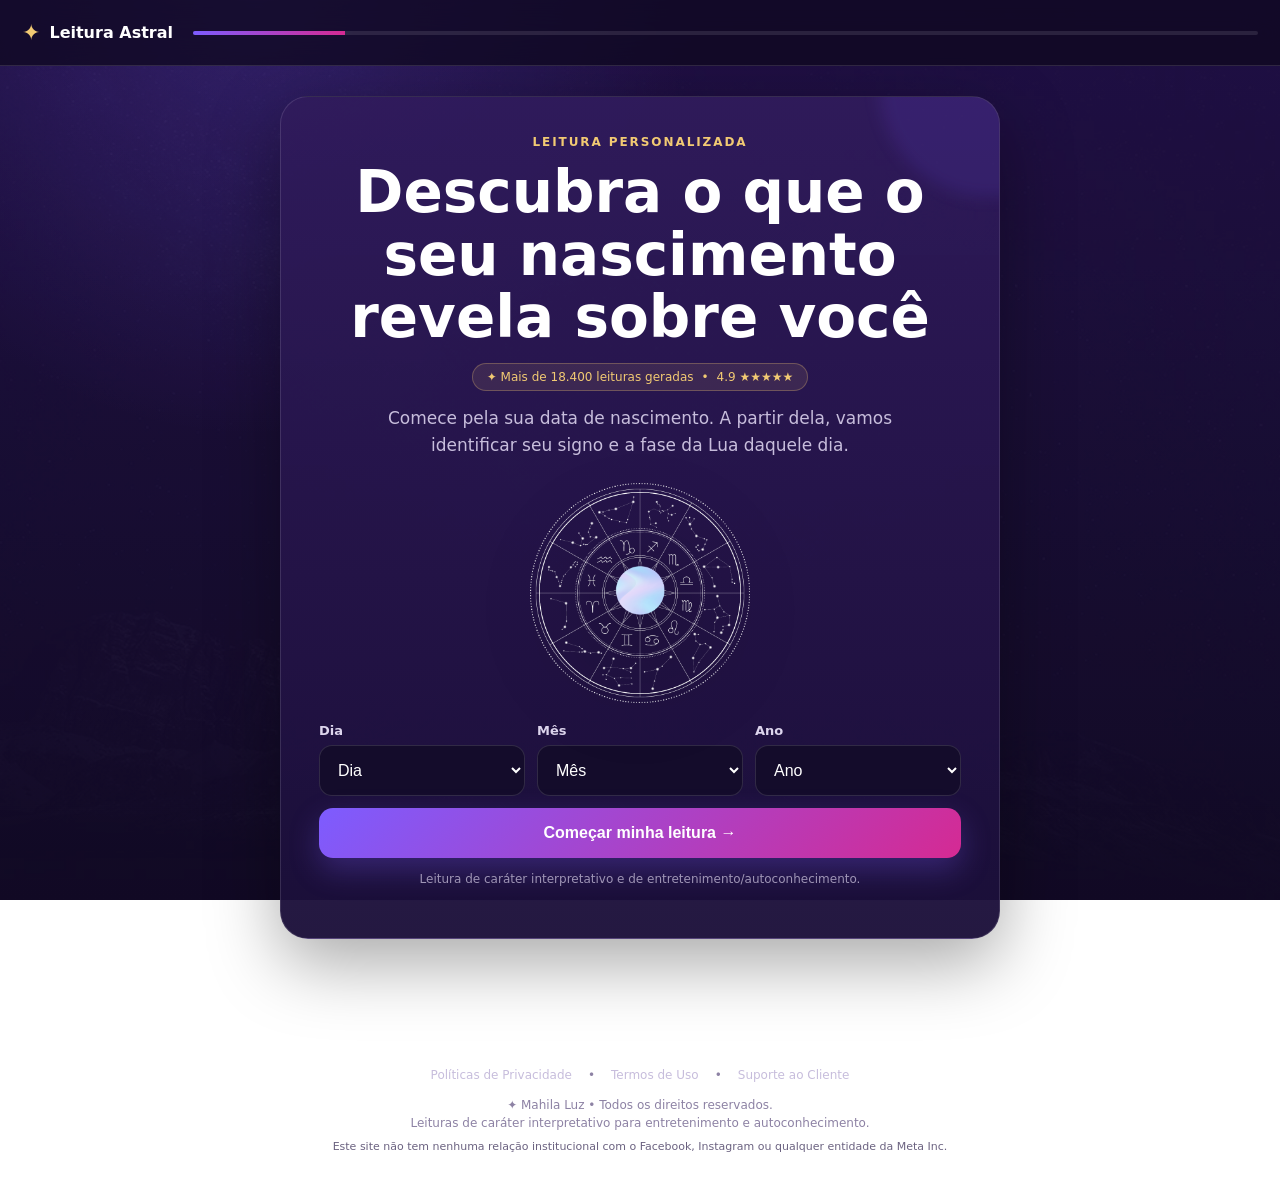
<file: index.html>
<!doctype html>
<html lang="pt-BR">
<head>
  <meta charset="utf-8">
  <meta name="viewport" content="width=device-width,initial-scale=1,viewport-fit=cover">
  <meta name="theme-color" content="#1b1038">
  <meta name="robots" content="noindex, nofollow, noarchive, nosnippet">
  <title>Leitura Astral Personalizada • Mahila Luz</title>
  <meta name="description" content="Descubra aspectos simbólicos do seu signo e da fase lunar do seu nascimento em uma leitura guiada exclusiva.">
  
  <!-- Favicon Cósmico -->
  <link rel="icon" href="data:image/svg+xml,<svg xmlns=%22http://www.w3.org/2000/svg%22 viewBox=%220 0 100 100%22><text y=%22.9em%22 font-size=%2290%22>✦</text></svg>">
  
  <!-- Open Graph / WhatsApp Preview -->
  <meta property="og:type" content="website">
  <meta property="og:title" content="Leitura Astral Personalizada • Mahila Luz">
  <meta property="og:description" content="Descubra o que o dia e a Lua do seu nascimento revelam sobre seu caminho de vida e relacionamentos.">
  <meta property="og:image" content="assets/img/mahila.png">

  <link rel="preload" href="assets/img/dark-bg-wide.78a4760b.jpg" as="image">
  <link rel="stylesheet" href="style.css">

  <!-- Meta Pixel Code -->
  <script>
  !function(f,b,e,v,n,t,s)
  {if(f.fbq)return;n=f.fbq=function(){n.callMethod?
  n.callMethod.apply(n,arguments):n.queue.push(arguments)};
  if(!f._fbq)f._fbq=n;n.push=n;n.loaded=!0;n.version='2.0';
  n.queue=[];t=b.createElement(e);t.async=!0;
  t.src=v;s=b.getElementsByTagName(e)[0];
  s.parentNode.insertBefore(t,s)}(window, document,'script',
  'https://connect.facebook.net/en_US/fbevents.js');
  fbq('init', '1439075064947982');
  fbq('track', 'PageView');
  </script>
  <noscript><img height="1" width="1" style="display:none"
  src="https://www.facebook.com/tr?id=1439075064947982&ev=PageView&noscript=1"
  /></noscript>
  <!-- End Meta Pixel Code -->
</head>
<body>
  <!-- ==========================================================================
       💰 CONFIGURAÇÃO DE CHECKOUT (ALTERE AQUI O SEU LINK DA PLATAFORMA):
       Cole abaixo o seu link de checkout da Kirvano / Kiwify / Hotmart:
       ========================================================================== -->
  <input type="hidden" id="checkoutUrlConfig" value="https://pay.kirvano.com/SEU-LINK-AQUI">
  <input type="hidden" name="payment_gateway_url" value="https://pay.kirvano.com/SEU-LINK-AQUI">

  <main class="app-shell">
    <header class="topbar">
      <div class="brand"><span class="brand-mark">✦</span><span>Leitura Astral</span></div>
      <div class="top-progress"><span id="progressBar"></span></div>
    </header>

    <section class="step active" data-step="0">
      <div class="card hero-card">
        <div class="eyebrow">LEITURA PERSONALIZADA</div>
        <h1>Descubra o que o seu nascimento revela sobre você</h1>
        <div style="display:inline-flex;align-items:center;justify-content:center;gap:8px;background:rgba(242,202,115,.1);border:1px solid rgba(242,202,115,.28);border-radius:30px;padding:6px 14px;margin-bottom:14px;font-size:12px;color:var(--gold)">
          <span>✦ Mais de 18.400 leituras geradas</span>
          <span>•</span>
          <span style="color:#f2ca73">4.9 ★★★★★</span>
        </div>
        <p class="lead">Comece pela sua data de nascimento. A partir dela, vamos identificar seu signo e a fase da Lua daquele dia.</p>
        <div class="mandala-wrap"><img src="assets/img/mandala.png" class="mandala" alt="Mandala astrológica"></div>
        <form id="birthForm" class="form-grid">
          <label>Dia<select id="birthDay" required></select></label>
          <label>Mês<select id="birthMonth" required></select></label>
          <label>Ano<select id="birthYear" required></select></label>
          <button class="primary full" type="submit">Começar minha leitura →</button>
        </form>
        <p class="micro">Leitura de caráter interpretativo e de entretenimento/autoconhecimento.</p>
      </div>
    </section>

    <section class="step" data-step="1">
      <div class="card centered">
        <div class="eyebrow">PRIMEIRA DESCOBERTA</div>
        <img id="signImage" class="sign-image" alt="Seu signo">
        <h2>Sua energia solar está ligada a <strong id="signName"></strong></h2>
        <p id="signIntro" class="lead"></p>
        <div class="audio-card">
          <div class="audio-avatar"><img src="assets/img/mahila.png" alt="Leitura em áudio"></div>
          <div class="audio-copy"><strong>Ouça sua leitura do signo</strong><span>O próximo passo abre somente ao final</span></div>
          <div class="locked-player" data-audio-id="signAudio"></div>
          <audio id="signAudio" preload="metadata"></audio>
        </div>
        <p class="unlock-note" id="signUnlock">Ouça sua leitura ou avance quando quiser.</p>
        <button id="signSkipBtn" class="primary full" type="button" style="margin-top:14px;display:none">Continuar para o Signo Lunar →</button>
      </div>
    </section>

    <section class="step" data-step="2">
      <div class="card centered">
        <div class="eyebrow">SEGUNDA DESCOBERTA</div>
        <div class="moon-symbol" id="moonSymbol">☾</div>
        <h2>Você nasceu durante a <strong id="moonName"></strong></h2>
        <p class="lead">Na astrologia, a Lua é usada como símbolo do mundo emocional, hábitos e respostas instintivas.</p>
        <div class="audio-card">
          <div class="audio-avatar moon">☾</div>
          <div class="audio-copy"><strong>Sua leitura lunar</strong><span id="moonAudioLabel"></span></div>
          <div class="locked-player" data-audio-id="moonAudio"></div>
          <audio id="moonAudio" preload="metadata"></audio>
        </div>
        <p class="unlock-note" id="moonUnlock">Ouça sua leitura ou avance quando quiser.</p>
        <button id="moonSkipBtn" class="primary full" type="button" style="margin-top:14px;display:none">Continuar para os Dados do Mapa →</button>
      </div>
    </section>

    <section class="step" data-step="3">
      <div class="card">
        <div class="eyebrow">AJUSTANDO SUA LEITURA</div>
        <h2>Agora preciso de alguns detalhes</h2>
        <p class="lead">A cidade e o horário são necessários para que, depois do pagamento, o sistema possa montar um mapa astral completo com ascendente e casas.</p>
        <form id="profileForm" class="stack-form">
          <label>Seu primeiro nome<input id="firstName" type="text" autocomplete="given-name" placeholder="Ex.: Ana" required maxlength="40"></label>
          <fieldset>
            <legend>Você sabe o horário em que nasceu?</legend>
            <div class="choice-row"><button type="button" class="choice" data-time-known="yes">Sim</button><button type="button" class="choice" data-time-known="no">Não lembro</button></div>
          </fieldset>
          <label id="birthTimeWrap" class="hidden">Horário de nascimento<input id="birthTime" type="time"></label>
          <div class="location-grid">
            <label>Cidade onde nasceu<input id="birthCity" type="text" autocomplete="address-level2" placeholder="Ex.: Rio de Janeiro" required maxlength="80"></label>
            <label>Estado/UF<input id="birthState" type="text" autocomplete="address-level1" placeholder="Ex.: RJ" required maxlength="40"></label>
          </div>
          <label>País de nascimento<input id="birthCountry" type="text" autocomplete="country-name" value="Brasil" required maxlength="60"></label>
          <fieldset>
            <legend>Selecione a opção usada no áudio</legend>
            <div class="choice-row"><button type="button" class="choice" data-gender="f">Feminino</button><button type="button" class="choice" data-gender="m">Masculino</button></div>
          </fieldset>
          <button class="primary" type="submit">Gerar próxima parte →</button>
        </form>
      </div>
    </section>

    <section class="step" data-step="4">
      <div class="card centered">
        <div class="eyebrow">LEITURA PESSOAL</div>
        <h2><span id="nameGreeting"></span>, esta parte foi escolhida para o seu perfil</h2>
        <p class="lead">Ouça até o final. O próximo passo será aberto automaticamente.</p>
        <div class="audio-card">
          <div class="audio-avatar"><img src="assets/img/mahila.png" alt="Leitura em áudio"></div>
          <div class="audio-copy"><strong>Terceira parte da leitura</strong><span>Áudio personalizado por perfil</span></div>
          <div class="locked-player" data-audio-id="genderAudio"></div>
          <audio id="genderAudio" preload="metadata"></audio>
        </div>
        <p class="unlock-note" id="genderUnlock">Ouça sua leitura ou avance quando quiser.</p>
        <button id="genderSkipBtn" class="primary full" type="button" style="margin-top:14px;display:none">Avançar para o Resumo Final →</button>
      </div>
    </section>

    <section class="step" data-step="5">
      <div class="card">
        <div class="eyebrow">SEU RESUMO ESTÁ PRONTO</div>
        <h2>Para qual e-mail devemos enviar o acesso e a cópia do seu Mapa Astral?</h2>
        <p class="lead">Seu relatório personalizado e o link de acesso permanente serão associados com segurança a este endereço.</p>
        <form id="emailForm" class="stack-form">
          <label>Seu Melhor E-mail<input id="email" type="email" autocomplete="email" placeholder="seu-email-principal@gmail.com" required></label>
          <label class="consent"><input id="consent" type="checkbox" required><span>Concordo em continuar e receber o acesso ao meu mapa neste e-mail.</span></label>
          <button class="primary" type="submit">Avançar para a Análise Final →</button>
        </form>
      </div>
    </section>

    <section class="step" data-step="6">
      <div class="card offer-card centered">
        <div class="eyebrow">RESULTADO + PRÓXIMO PASSO</div>
        <div class="result-strip">
          <div><span>Signo</span><strong id="resultSign"></strong></div>
          <div><span>Lua</span><strong id="resultMoon"></strong></div>
          <div><span>Nascimento</span><strong id="resultBirth"></strong></div>
        </div>
        <h2><span id="finalName"></span>, veja sua condição especial abaixo:</h2>
        <p class="lead">Ouça sua análise final enquanto aproveita o valor promocional por tempo limitado.</p>

        <div class="final-audio-wrap">
          <img id="offerVisual" src="assets/img/mapa-astral.png" alt="Mapa Astral">
          <div class="locked-player final-player" data-audio-id="finalAudio"></div>
          <audio id="finalAudio" preload="metadata" src="assets/audio/p4.mp3"></audio>
        </div>

        <div id="offerBox" class="offer-box">
          <span class="offer-kicker">✦ OFERTA ESPECIAL LIBERADA</span>
          <h3 style="font-size:clamp(22px,5vw,28px);margin:8px 0 14px">Seu Mapa Astral Completo + 4 Bônus Exclusivos</h3>
          <p style="color:#d8cee8;font-size:15px;line-height:1.6;margin-bottom:20px">
            Após a confirmação do pagamento, seu mapa individual será gerado imediatamente na tela com todas as interpretações de Sol, Lua, Ascendente, Casas e Rituais.
          </p>

          <!-- O que está incluso (Checklist de valor) -->
          <div style="text-align:left;background:rgba(0,0,0,.28);border:1px solid rgba(255,255,255,.1);border-radius:18px;padding:20px;margin-bottom:22px">
            <div style="font-size:12px;font-weight:900;letter-spacing:.1em;color:var(--gold);margin-bottom:12px">O QUE VOCÊ VAI RECEBER:</div>
            <ul style="list-style:none;padding:0;margin:0;display:flex;flex-direction:column;gap:10px;font-size:14px;color:#f0ecfc">
              <li style="display:flex;gap:10px;align-items:center"><span style="color:#10b981;font-weight:bold">✓</span> <strong>Mapa Astral Completo Personalizado</strong> (Sol, Lua, Ascendente e Casas)</li>
              <li style="display:flex;gap:10px;align-items:center"><span style="color:#10b981;font-weight:bold">✓</span> <strong>Bônus 1:</strong> Guia de Desbloqueio e Cura da sua Sombra Cósmica</li>
              <li style="display:flex;gap:10px;align-items:center"><span style="color:#10b981;font-weight:bold">✓</span> <strong>Bônus 2:</strong> Ritual Pessoal de Harmonização (Cristal Guia & Aroma Sagrado)</li>
              <li style="display:flex;gap:10px;align-items:center"><span style="color:#10b981;font-weight:bold">✓</span> <strong>Bônus 3:</strong> Sua Afirmação Diária de Poder & Prosperidade</li>
              <li style="display:flex;gap:10px;align-items:center"><span style="color:#10b981;font-weight:bold">✓</span> <strong>Bônus 4:</strong> Download em PDF para imprimir ou salvar quando quiser</li>
            </ul>
          </div>

          <!-- Timer Regressivo de Escassez -->
          <div style="background:rgba(239,68,68,.12);border:1px solid rgba(239,68,68,.35);border-radius:14px;padding:12px;margin-bottom:20px;display:flex;align-items:center;justify-content:center;gap:10px;color:#fca5a5;font-size:13px">
            <span style="font-size:18px">⏳</span>
            <span>Esta condição com 4 bônus encerra em:</span>
            <strong id="offerCountdown" style="font-family:monospace;font-size:16px;color:#fff;background:rgba(0,0,0,.45);padding:4px 8px;border-radius:8px">14:59</strong>
          </div>

          <!-- Preço Ancorado -->
          <div style="margin-bottom:20px">
            <div style="text-decoration:line-through;color:#9f95b6;font-size:15px">De R$ 97,00 por apenas:</div>
            <div style="font-size:clamp(36px,7vw,48px);font-weight:900;color:#fff;line-height:1.1;margin:6px 0">
              <span style="font-size:22px;color:var(--gold)">R$</span> 19,90
            </div>
            <div style="font-size:13px;color:var(--gold);font-weight:700">Pagamento Único • Acesso Imediato & Vitalício</div>
          </div>

          <button id="checkoutButton" class="checkout-btn pulse-glow" style="font-size:18px;padding:18px 24px">
            QUERO MEU MAPA ASTRAL COMPLETO AGORA →
          </button>
          
          <div class="security" style="margin-top:14px">
            🔒 Pagamento 100% Seguro via Lowify • Acesso Imediato • Criptografia SSL
          </div>

          <!-- Selo de Garantia -->
          <div style="display:flex;gap:14px;align-items:center;background:rgba(255,255,255,.04);border:1px solid var(--line);border-radius:16px;padding:16px;margin-top:24px;text-align:left">
            <div style="font-size:36px;line-height:1">🛡️</div>
            <div>
              <strong style="color:var(--gold);font-size:14px;display:block">Garantia Incondicional de 7 Dias</strong>
              <span style="font-size:12px;color:var(--muted);line-height:1.4">Se por qualquer motivo você não se identificar profundamente com a sua leitura, basta enviar um e-mail para receber 100% do seu dinheiro de volta. Risco zero para você.</span>
            </div>
          </div>

          <!-- Prova Social / Depoimentos reais de WhatsApp -->
          <div style="margin-top:32px;text-align:left">
            <div class="eyebrow" style="text-align:center;margin-bottom:16px">QUEM JÁ RECEBEU O MAPA:</div>
            <div style="display:flex;flex-direction:column;gap:12px">
              <div style="background:rgba(8,4,22,.65);border:1px solid var(--line);border-radius:16px;padding:14px 16px">
                <div style="display:flex;justify-content:space-between;margin-bottom:6px">
                  <strong style="color:#fff;font-size:14px">Camila S. • São Paulo</strong>
                  <span style="color:#f2ca73;font-size:12px">★★★★★</span>
                </div>
                <p style="font-size:13px;color:#c7bddc;margin:0;line-height:1.45">"Gente, eu chorei lendo meu mapa. A parte da Lua descreveu exatamente os bloqueios que eu tive nos meus últimos relacionamentos. Valeu cada centavo!"</p>
              </div>

              <div style="background:rgba(8,4,22,.65);border:1px solid var(--line);border-radius:16px;padding:14px 16px">
                <div style="display:flex;justify-content:space-between;margin-bottom:6px">
                  <strong style="color:#fff;font-size:14px">Rodrigo M. • Rio de Janeiro</strong>
                  <span style="color:#f2ca73;font-size:12px">★★★★★</span>
                </div>
                <p style="font-size:13px;color:#c7bddc;margin:0;line-height:1.45">"Eu sempre fui cético com horóscopo de jornal, mas esse mapa é outro nível. O detalhamento do ascendente e da carreira clareou decisões que eu precisava tomar faz tempo."</p>
              </div>

              <div style="background:rgba(8,4,22,.65);border:1px solid var(--line);border-radius:16px;padding:14px 16px">
                <div style="display:flex;justify-content:space-between;margin-bottom:6px">
                  <strong style="color:#fff;font-size:14px">Juliana F. • Belo Horizonte</strong>
                  <span style="color:#f2ca73;font-size:12px">★★★★★</span>
                </div>
                <p style="font-size:13px;color:#c7bddc;margin:0;line-height:1.45">"O ritual com o cristal guia virou minha rotina matinal. Parece que a mente fica mais leve e focada. Recomendo de olhos fechados."</p>
              </div>
            </div>
          </div>

          <!-- FAQ Perguntas Frequentes -->
          <div style="margin-top:32px;text-align:left">
            <div class="eyebrow" style="text-align:center;margin-bottom:14px">DÚVIDAS FREQUENTES</div>
            <div style="display:flex;flex-direction:column;gap:10px">
              <details style="background:rgba(255,255,255,.04);border:1px solid var(--line);border-radius:12px;padding:12px 14px">
                <summary style="font-weight:700;font-size:13px;color:#fff;cursor:pointer">Como recebo o acesso ao meu Mapa Astral?</summary>
                <p style="font-size:12px;color:#c7bddc;margin:8px 0 0;line-height:1.4">O acesso é imediato! Assim que o pagamento for confirmado na Lowify, seu mapa completo é montado e aberto nesta mesma tela, além de receber uma URL segura para salvar e consultar quando quiser.</p>
              </details>
              <details style="background:rgba(255,255,255,.04);border:1px solid var(--line);border-radius:12px;padding:12px 14px">
                <summary style="font-weight:700;font-size:13px;color:#fff;cursor:pointer">E se eu não souber a hora exata do nascimento?</summary>
                <p style="font-size:12px;color:#c7bddc;margin:8px 0 0;line-height:1.4">Não tem problema! Nosso sistema calcula o mapa pelo método tradicional do Amanhecer Solar, ancorando os arquétipos na jornada do seu Sol com altíssima precisão interpretativa.</p>
              </details>
              <details style="background:rgba(255,255,255,.04);border:1px solid var(--line);border-radius:12px;padding:12px 14px">
                <summary style="font-weight:700;font-size:13px;color:#fff;cursor:pointer">Posso imprimir ou salvar em PDF?</summary>
                <p style="font-size:12px;color:#c7bddc;margin:8px 0 0;line-height:1.4">Sim! O relatório conta com um botão dedicado para "Salvar em PDF / Imprimir" com formatação limpa e diagramação especial para folhas A4.</p>
              </details>
            </div>
          </div>

          <!-- Segundo Botão de Compra -->
          <div style="margin-top:28px">
            <button class="checkout-btn pulse-glow" onclick="document.getElementById('checkoutButton').click()" style="width:100%">
              GARANTIR MEU MAPA COM DESCONTO →
            </button>
          </div>

        </div>
        <p id="offerHint" class="unlock-note">Ouça até o final para liberar o checkout.</p>
      </div>
    </section>
  </main>

  <!-- Rodapé Institucional e Legal -->
  <footer style="text-align:center;padding:40px 18px 30px;border-top:1px solid var(--line);margin-top:40px;color:#8d82a4;font-size:12px">
    <div style="display:flex;gap:16px;justify-content:center;margin-bottom:14px;flex-wrap:wrap">
      <a href="#" onclick="openLegalModal('privacidade');return false;" style="color:#c7bddc;text-decoration:none">Políticas de Privacidade</a>
      <span>•</span>
      <a href="#" onclick="openLegalModal('termos');return false;" style="color:#c7bddc;text-decoration:none">Termos de Uso</a>
      <span>•</span>
      <a href="mailto:contato@mahilaluz.com" style="color:#c7bddc;text-decoration:none">Suporte ao Cliente</a>
    </div>
    <p style="margin:0 0 8px;line-height:1.5">✦ Mahila Luz • Todos os direitos reservados.<br>Leituras de caráter interpretativo para entretenimento e autoconhecimento.</p>
    <p style="font-size:11px;color:#6b6280;margin:0">Este site não tem nenhuma relação institucional com o Facebook, Instagram ou qualquer entidade da Meta Inc.</p>
  </footer>

  <!-- Modal Legal (Termos e Privacidade) -->
  <div id="legalModal" style="display:none;position:fixed;inset:0;background:rgba(0,0,0,.85);z-index:99999;align-items:center;justify-content:center;padding:20px;backdrop-filter:blur(8px)">
    <div style="background:#1b1038;border:1px solid var(--line);border-radius:24px;max-width:600px;width:100%;max-height:80vh;overflow-y:auto;padding:32px;text-align:left;position:relative;color:#ddd">
      <button onclick="closeLegalModal()" style="position:absolute;top:16px;right:16px;background:none;border:0;color:#fff;font-size:24px;cursor:pointer">&times;</button>
      <h3 id="legalModalTitle" style="color:var(--gold);margin-top:0"></h3>
      <div id="legalModalBody" style="font-size:13px;line-height:1.6;color:#c7bddc"></div>
    </div>
  <!-- Notificação Flutuante de Prova Social em Tempo Real -->
  <div id="socialProofToaster" style="position:fixed;bottom:20px;left:20px;z-index:9999;background:rgba(26,12,52,.96);border:1px solid rgba(242,202,115,.45);border-radius:18px;padding:12px 16px;display:flex;align-items:center;gap:12px;box-shadow:0 12px 35px rgba(0,0,0,.7);backdrop-filter:blur(10px);transform:translateY(160%);transition:transform .5s cubic-bezier(.16,1,.3,1);max-width:320px;pointer-events:none">
    <div style="font-size:24px;line-height:1">✨</div>
    <div style="text-align:left">
      <strong id="spName" style="font-size:12px;color:#fff;display:block">Camila S. • São Paulo</strong>
      <span id="spAction" style="font-size:11px;color:#f2ca73;line-height:1.2;display:block">Acabou de desbloquear o Mapa Astral (há 2 min)</span>
    </div>
  </div>

  <div id="toast" class="toast" role="status" aria-live="polite"></div>
  <script src="script.js"></script>
</body>
</html>
</file>
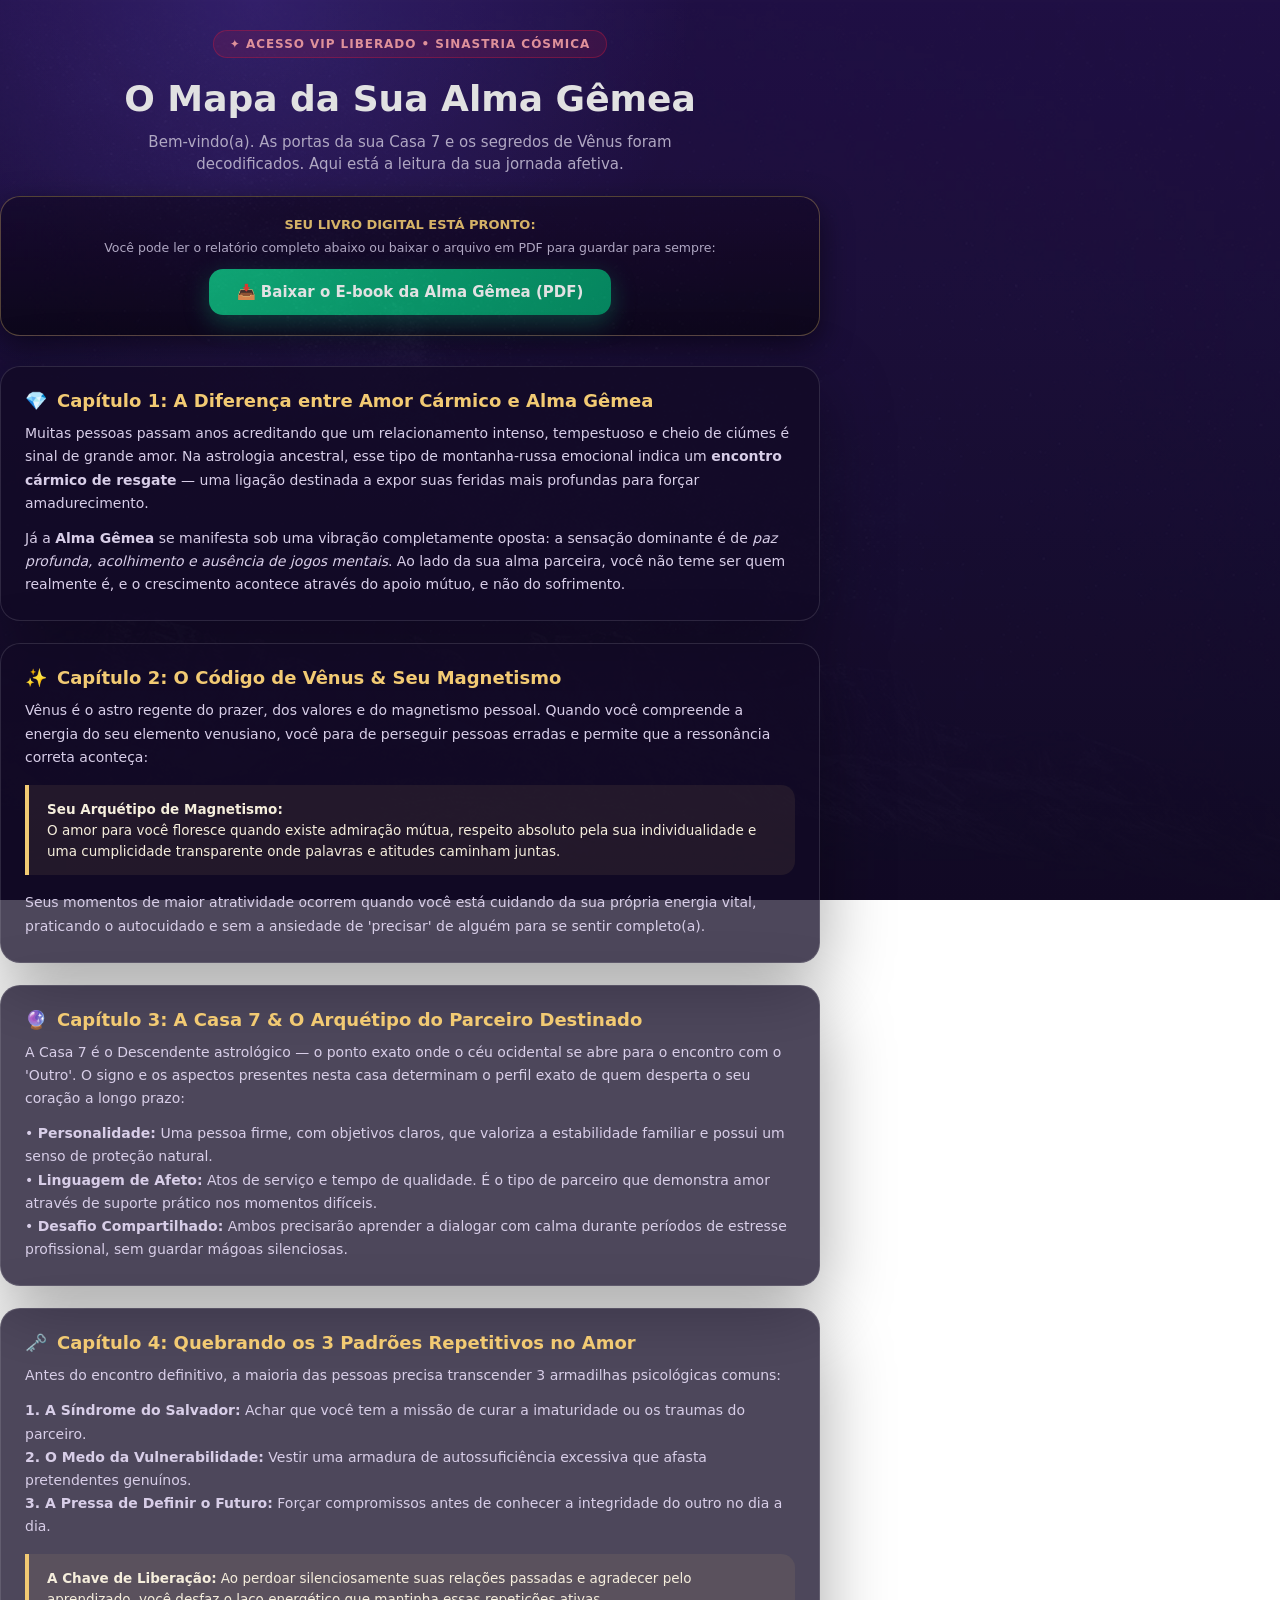
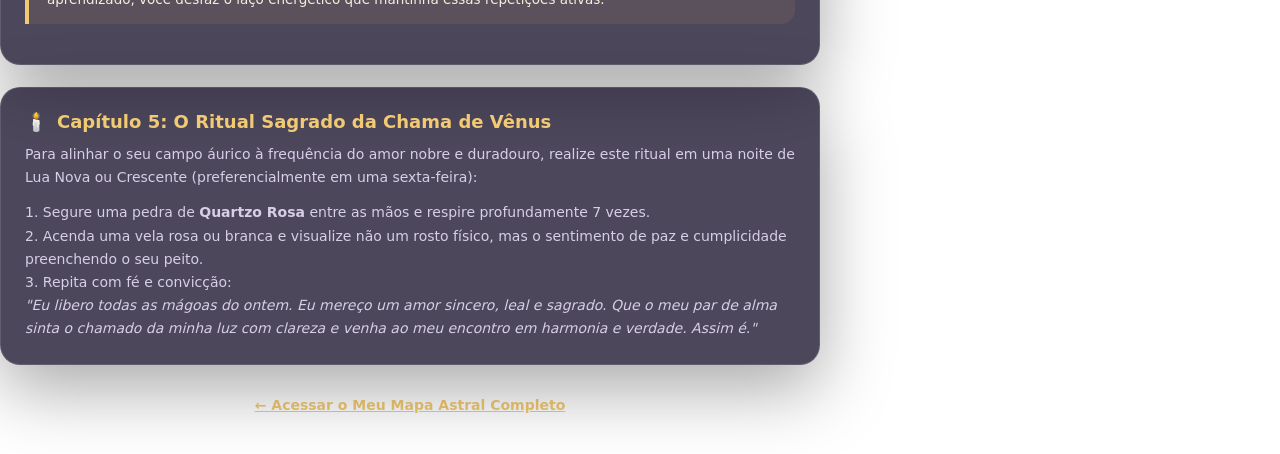
<file: alma-gemea.html>
<!DOCTYPE html>
<html lang="pt-BR">
<head>
  <meta charset="UTF-8">
  <meta name="viewport" content="width=device-width, initial-scale=1.0">
  <meta name="robots" content="noindex, nofollow, noarchive, nosnippet">
  <title>O Mapa da Alma Gêmea • Mahila Luz</title>
  <link rel="stylesheet" href="style.css">
  <style>
    .soulmate-header { text-align: center; margin-bottom: 30px; }
    .soulmate-badge { display: inline-flex; align-items: center; gap: 8px; background: rgba(225,29,72,.15); border: 1px solid rgba(225,29,72,.4); color: #fda4af; border-radius: 30px; padding: 6px 16px; font-size: 12px; font-weight: 700; letter-spacing: .08em; text-transform: uppercase; margin-bottom: 14px; }
    .chapter-card { background: rgba(18,10,36,.75); border: 1px solid var(--line); border-radius: 20px; padding: 24px; margin-bottom: 22px; text-align: left; }
    .chapter-card h3 { color: var(--gold); font-size: 18px; margin: 0 0 12px; display: flex; align-items: center; gap: 10px; }
    .chapter-card p { color: #d8cee8; font-size: 14px; line-height: 1.65; margin: 0 0 12px; }
    .chapter-card p:last-child { margin-bottom: 0; }
    .highlight-box { background: rgba(242,202,115,.08); border-left: 4px solid var(--gold); padding: 14px 18px; border-radius: 0 14px 14px 0; margin: 16px 0; font-size: 13.5px; color: #f5eedc; line-height: 1.55; }
    .download-bar { background: linear-gradient(180deg, rgba(26,12,52,.95), rgba(15,7,30,.98)); border: 1px solid rgba(242,202,115,.35); border-radius: 20px; padding: 20px; text-align: center; margin-bottom: 30px; box-shadow: 0 10px 30px rgba(0,0,0,.5); }
    .btn-download-pdf { display: inline-flex; align-items: center; justify-content: center; gap: 10px; background: linear-gradient(135deg, #10b981, #059669); color: #fff; text-decoration: none; padding: 14px 28px; border-radius: 14px; font-weight: 800; font-size: 15px; box-shadow: 0 8px 24px rgba(16,185,129,.35); transition: transform .2s, box-shadow .2s; }
    .btn-download-pdf:hover { transform: translateY(-2px); box-shadow: 0 12px 30px rgba(16,185,129,.45); }
  </style>
</head>
<body>
  <main class="app-shell" style="max-width: 820px; padding-top: 30px;">
    
    <div class="soulmate-header">
      <div class="soulmate-badge">✦ ACESSO VIP LIBERADO • SINASTRIA CÓSMICA</div>
      <h1 style="font-size: clamp(26px, 5vw, 36px); margin: 8px 0 12px; color: #fff;">O Mapa da Sua Alma Gêmea</h1>
      <p style="color: var(--muted); font-size: 15px; max-width: 600px; margin: 0 auto 20px; line-height: 1.5;">
        <span id="buyerGreeting">Bem-vindo(a)</span>. As portas da sua Casa 7 e os segredos de Vênus foram decodificados. Aqui está a leitura da sua jornada afetiva.
      </p>

      <!-- Barra de Download do PDF Físico -->
      <div class="download-bar">
        <div style="font-size: 13px; color: var(--gold); font-weight: 700; margin-bottom: 8px;">SEU LIVRO DIGITAL ESTÁ PRONTO:</div>
        <p style="font-size: 12.5px; color: #c7bddc; margin: 0 0 14px;">Você pode ler o relatório completo abaixo ou baixar o arquivo em PDF para guardar para sempre:</p>
        <a href="O_Mapa_da_Alma_Gemea_Mahila_Luz.pdf" download="O_Mapa_da_Alma_Gemea_Mahila_Luz.pdf" class="btn-download-pdf pulse-glow">
          📥 Baixar o E-book da Alma Gêmea (PDF)
        </a>
      </div>
    </div>

    <!-- Capítulo 1 -->
    <div class="chapter-card">
      <h3><span>💎</span> Capítulo 1: A Diferença entre Amor Cármico e Alma Gêmea</h3>
      <p>Muitas pessoas passam anos acreditando que um relacionamento intenso, tempestuoso e cheio de ciúmes é sinal de grande amor. Na astrologia ancestral, esse tipo de montanha-russa emocional indica um <strong>encontro cármico de resgate</strong> — uma ligação destinada a expor suas feridas mais profundas para forçar amadurecimento.</p>
      <p>Já a <strong>Alma Gêmea</strong> se manifesta sob uma vibração completamente oposta: a sensação dominante é de <em>paz profunda, acolhimento e ausência de jogos mentais</em>. Ao lado da sua alma parceira, você não teme ser quem realmente é, e o crescimento acontece através do apoio mútuo, e não do sofrimento.</p>
    </div>

    <!-- Capítulo 2 -->
    <div class="chapter-card">
      <h3><span>✨</span> Capítulo 2: O Código de Vênus & Seu Magnetismo</h3>
      <p>Vênus é o astro regente do prazer, dos valores e do magnetismo pessoal. Quando você compreende a energia do seu elemento venusiano, você para de perseguir pessoas erradas e permite que a ressonância correta aconteça:</p>
      <div class="highlight-box">
        <strong>Seu Arquétipo de Magnetismo:</strong><br>
        O amor para você floresce quando existe admiração mútua, respeito absoluto pela sua individualidade e uma cumplicidade transparente onde palavras e atitudes caminham juntas.
      </div>
      <p>Seus momentos de maior atratividade ocorrem quando você está cuidando da sua própria energia vital, praticando o autocuidado e sem a ansiedade de 'precisar' de alguém para se sentir completo(a).</p>
    </div>

    <!-- Capítulo 3 -->
    <div class="chapter-card">
      <h3><span>🔮</span> Capítulo 3: A Casa 7 & O Arquétipo do Parceiro Destinado</h3>
      <p>A Casa 7 é o Descendente astrológico — o ponto exato onde o céu ocidental se abre para o encontro com o 'Outro'. O signo e os aspectos presentes nesta casa determinam o perfil exato de quem desperta o seu coração a longo prazo:</p>
      <p>• <strong>Personalidade:</strong> Uma pessoa firme, com objetivos claros, que valoriza a estabilidade familiar e possui um senso de proteção natural.<br>
      • <strong>Linguagem de Afeto:</strong> Atos de serviço e tempo de qualidade. É o tipo de parceiro que demonstra amor através de suporte prático nos momentos difíceis.<br>
      • <strong>Desafio Compartilhado:</strong> Ambos precisarão aprender a dialogar com calma durante períodos de estresse profissional, sem guardar mágoas silenciosas.</p>
    </div>

    <!-- Capítulo 4 -->
    <div class="chapter-card">
      <h3><span>🗝️</span> Capítulo 4: Quebrando os 3 Padrões Repetitivos no Amor</h3>
      <p>Antes do encontro definitivo, a maioria das pessoas precisa transcender 3 armadilhas psicológicas comuns:</p>
      <p><strong>1. A Síndrome do Salvador:</strong> Achar que você tem a missão de curar a imaturidade ou os traumas do parceiro.<br>
      <strong>2. O Medo da Vulnerabilidade:</strong> Vestir uma armadura de autossuficiência excessiva que afasta pretendentes genuínos.<br>
      <strong>3. A Pressa de Definir o Futuro:</strong> Forçar compromissos antes de conhecer a integridade do outro no dia a dia.</p>
      <div class="highlight-box">
        <strong>A Chave de Liberação:</strong> Ao perdoar silenciosamente suas relações passadas e agradecer pelo aprendizado, você desfaz o laço energético que mantinha essas repetições ativas.
      </div>
    </div>

    <!-- Capítulo 5 -->
    <div class="chapter-card">
      <h3><span>🕯️</span> Capítulo 5: O Ritual Sagrado da Chama de Vênus</h3>
      <p>Para alinhar o seu campo áurico à frequência do amor nobre e duradouro, realize este ritual em uma noite de Lua Nova ou Crescente (preferencialmente em uma sexta-feira):</p>
      <p>1. Segure uma pedra de <strong>Quartzo Rosa</strong> entre as mãos e respire profundamente 7 vezes.<br>
      2. Acenda uma vela rosa ou branca e visualize não um rosto físico, mas o sentimento de paz e cumplicidade preenchendo o seu peito.<br>
      3. Repita com fé e convicção:<br>
      <em>"Eu libero todas as mágoas do ontem. Eu mereço um amor sincero, leal e sagrado. Que o meu par de alma sinta o chamado da minha luz com clareza e venha ao meu encontro em harmonia e verdade. Assim é."</em></p>
    </div>

    <!-- Navegação de Volta -->
    <div style="text-align: center; margin-top: 30px; margin-bottom: 40px;">
      <a href="mapa.html?pago=1" style="color: var(--gold); text-decoration: underline; font-size: 14px; font-weight: 700;">
        ← Acessar o Meu Mapa Astral Completo
      </a>
    </div>

  </main>

  <script>
    try {
      const data = JSON.parse(localStorage.getItem('astral_funnel_state') || '{}');
      if (data.firstName) {
        document.getElementById('buyerGreeting').textContent = data.firstName + ', sua leitura exclusiva de Vênus está liberada!';
      }
    } catch (_) {}
  </script>
</body>
</html>
</file>
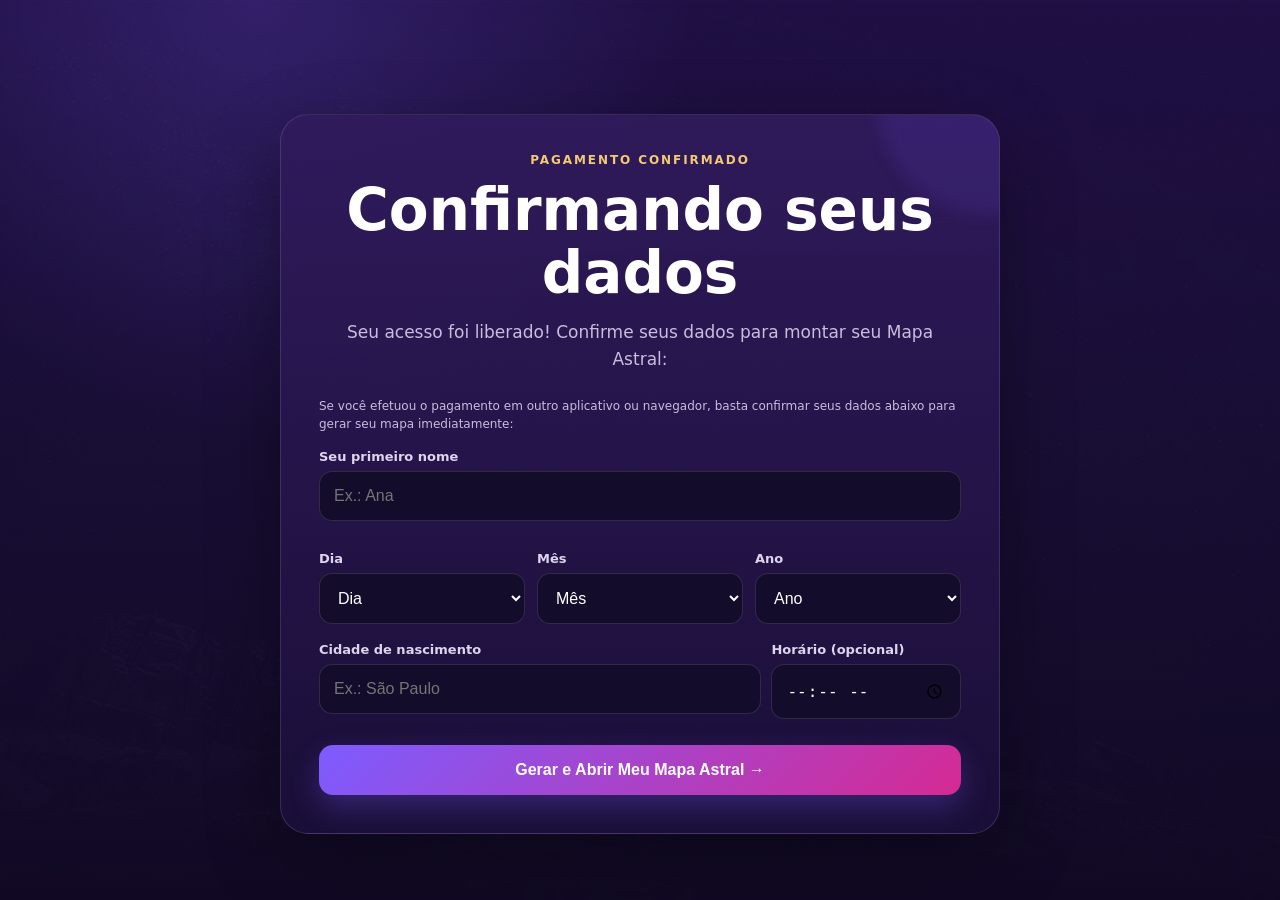
<file: confirmacao.html>
<!doctype html>
<html lang="pt-BR">
<head>
  <meta charset="utf-8">
  <meta name="viewport" content="width=device-width,initial-scale=1">
  <meta name="robots" content="noindex, nofollow, noarchive, nosnippet">
  <title>Pagamento Confirmado • Seu Mapa Astral</title>
  <link rel="stylesheet" href="style.css">
  <style>
    .recovery-wrap{margin-top:24px;text-align:left}
    .recovery-wrap .form-grid{margin-top:12px}
  </style>

  <!-- Meta Pixel Code -->
  <script>
  !function(f,b,e,v,n,t,s)
  {if(f.fbq)return;n=f.fbq=function(){n.callMethod?
  n.callMethod.apply(n,arguments):n.queue.push(arguments)};
  if(!f._fbq)f._fbq=n;n.push=n;n.loaded=!0;n.version='2.0';
  n.queue=[];t=b.createElement(e);t.async=!0;
  t.src=v;s=b.getElementsByTagName(e)[0];
  s.parentNode.insertBefore(t,s)}(window, document,'script',
  'https://connect.facebook.net/en_US/fbevents.js');
  fbq('init', '1439075064947982');
  fbq('track', 'PageView');
  </script>
  <noscript><img height="1" width="1" style="display:none"
  src="https://www.facebook.com/tr?id=1439075064947982&ev=PageView&noscript=1"
  /></noscript>
  <!-- End Meta Pixel Code -->
</head>
<body>
<main class="app-shell">
  <section class="step active">
    <div class="card centered" id="cardState">
      <div class="eyebrow">PAGAMENTO CONFIRMADO</div>
      <h1 id="statusTitle">Seu Mapa Astral está sendo preparado…</h1>
      <p class="lead" id="statusLead">Organizando os dados da sua leitura cósmica.</p>
      
      <div id="recoveryBox" class="hidden recovery-wrap">
        <p class="micro" style="margin-bottom:16px;color:#c7bddc">Se você efetuou o pagamento em outro aplicativo ou navegador, basta confirmar seus dados abaixo para gerar seu mapa imediatamente:</p>
        <form id="recoveryForm" class="stack-form">
          <label>Seu primeiro nome
            <input id="recName" type="text" placeholder="Ex.: Ana" required maxlength="40">
          </label>
          <div class="form-grid">
            <label>Dia<select id="recDay" required></select></label>
            <label>Mês<select id="recMonth" required></select></label>
            <label>Ano<select id="recYear" required></select></label>
          </div>
          <div class="location-grid">
            <label>Cidade de nascimento
              <input id="recCity" type="text" placeholder="Ex.: São Paulo" required maxlength="80">
            </label>
            <label>Horário (opcional)
              <input id="recTime" type="time">
            </label>
          </div>
          <button class="primary full" type="submit" style="margin-top:8px">Gerar e Abrir Meu Mapa Astral →</button>
        </form>
      </div>
    </div>
  </section>
</main>
<script>
const LS = 'astral_profile';

const signs = [
  {key:'capricornio',name:'Capricórnio',start:[12,22],end:[1,19]}, {key:'aquario',name:'Aquário',start:[1,20],end:[2,18]},
  {key:'peixes',name:'Peixes',start:[2,19],end:[3,20]}, {key:'aries',name:'Áries',start:[3,21],end:[4,19]},
  {key:'touro',name:'Touro',start:[4,20],end:[5,20]}, {key:'gemeos',name:'Gêmeos',start:[5,21],end:[6,21]},
  {key:'cancer',name:'Câncer',start:[6,22],end:[7,22]}, {key:'leao',name:'Leão',start:[7,23],end:[8,22]},
  {key:'virgem',name:'Virgem',start:[8,23],end:[9,22]}, {key:'libra',name:'Libra',start:[9,23],end:[10,22]},
  {key:'escorpiao',name:'Escorpião',start:[10,23],end:[11,21]}, {key:'sagitario',name:'Sagitário',start:[11,22],end:[12,21]}
];

const moonMap = {
  nova:{name:'Lua Nova',symbol:'●'}, crescente:{name:'Lua Crescente',symbol:'◐'},
  cheia:{name:'Lua Cheia',symbol:'○'}, minguante:{name:'Lua Minguante',symbol:'◑'}
};

function getSign(month,day){
  if((month===12&&day>=22)||(month===1&&day<=19)) return signs[0];
  return signs.find(s=>{ const [sm,sd]=s.start,[em,ed]=s.end; return sm===em?month===sm&&day>=sd&&day<=ed:(month===sm&&day>=sd)||(month===em&&day<=ed); }) || signs[0];
}

function moonPhase8(year,month,day){ let c,e,jd,b;if(month<3){year--;month+=12}month++;c=365.25*year;e=30.6*month;jd=c+e+day-694039.09;jd/=29.5305882;b=parseInt(jd);jd-=b;b=Math.round(jd*8);if(b>=8)b=0;return b; }
function getMoon(year,month,day){ const p=moonPhase8(year,month,day); if(p===0)return {key:'nova',...moonMap.nova}; if(p>=1&&p<=3)return {key:'crescente',...moonMap.crescente}; if(p===4)return {key:'cheia',...moonMap.cheia}; return {key:'minguante',...moonMap.minguante}; }

function utf8ToB64Url(str){
  const b64 = btoa(unescape(encodeURIComponent(str)));
  return b64.replace(/\+/g,'-').replace(/\//g,'_').replace(/=+$/,'');
}

function getProfile(){
  try{
    const local = localStorage.getItem(LS);
    if(local) return JSON.parse(local);
  }catch(_){}
  return null;
}

function initRecoveryDate(){
  document.getElementById('recDay').innerHTML = '<option value="">Dia</option>' + Array.from({length:31},(_,i)=>`<option>${i+1}</option>`).join('');
  document.getElementById('recMonth').innerHTML = '<option value="">Mês</option>' + ['Janeiro','Fevereiro','Março','Abril','Maio','Junho','Julho','Agosto','Setembro','Outubro','Novembro','Dezembro'].map((m,i)=>`<option value="${i+1}">${m}</option>`).join('');
  const now = new Date().getFullYear();
  document.getElementById('recYear').innerHTML = '<option value="">Ano</option>' + Array.from({length:now-1920+1},(_,i)=>now-i).map(y=>`<option>${y}</option>`).join('');
}

(()=>{
  try { localStorage.setItem('astral_paid', '1'); } catch(_){}
  try { if (window.fbq) fbq('track', 'Purchase', {value: 19.90, currency: 'BRL'}); } catch(_){}
  const profile = getProfile();
  if(profile && profile.birth && profile.firstName){
    const payload = utf8ToB64Url(JSON.stringify(profile));
    setTimeout(()=>{
      location.replace('mapa.html?pago=1#d='+payload);
    }, 800);
    return;
  }

  // Fallback: Exibir formulário de recuperação
  document.getElementById('statusTitle').textContent = 'Confirmando seus dados';
  document.getElementById('statusLead').textContent = 'Seu acesso foi liberado! Confirme seus dados para montar seu Mapa Astral:';
  document.getElementById('recoveryBox').classList.remove('hidden');
  initRecoveryDate();

  document.getElementById('recoveryForm').addEventListener('submit', e=>{
    e.preventDefault();
    const name = document.getElementById('recName').value.trim();
    const d = +document.getElementById('recDay').value;
    const m = +document.getElementById('recMonth').value;
    const y = +document.getElementById('recYear').value;
    const city = document.getElementById('recCity').value.trim();
    const time = document.getElementById('recTime').value;

    if(!name || !d || !m || !y || !city) return alert('Por favor, preencha os campos obrigatórios.');

    const newProfile = {
      v: 2,
      firstName: name.replace(/\s+.*/,''),
      birth: { day: d, month: m, year: y },
      birthCity: city,
      birthState: '',
      birthCountry: 'Brasil',
      birthTime: time || '',
      timeKnown: time ? 'yes' : 'no',
      sign: getSign(m, d),
      moon: getMoon(y, m, d)
    };

    try { localStorage.setItem(LS, JSON.stringify(newProfile)); } catch(_){}
    const payload = utf8ToB64Url(JSON.stringify(newProfile));
    location.replace('mapa.html?pago=1#d='+payload);
  });
})();
</script>
</body>
</html>
</file>
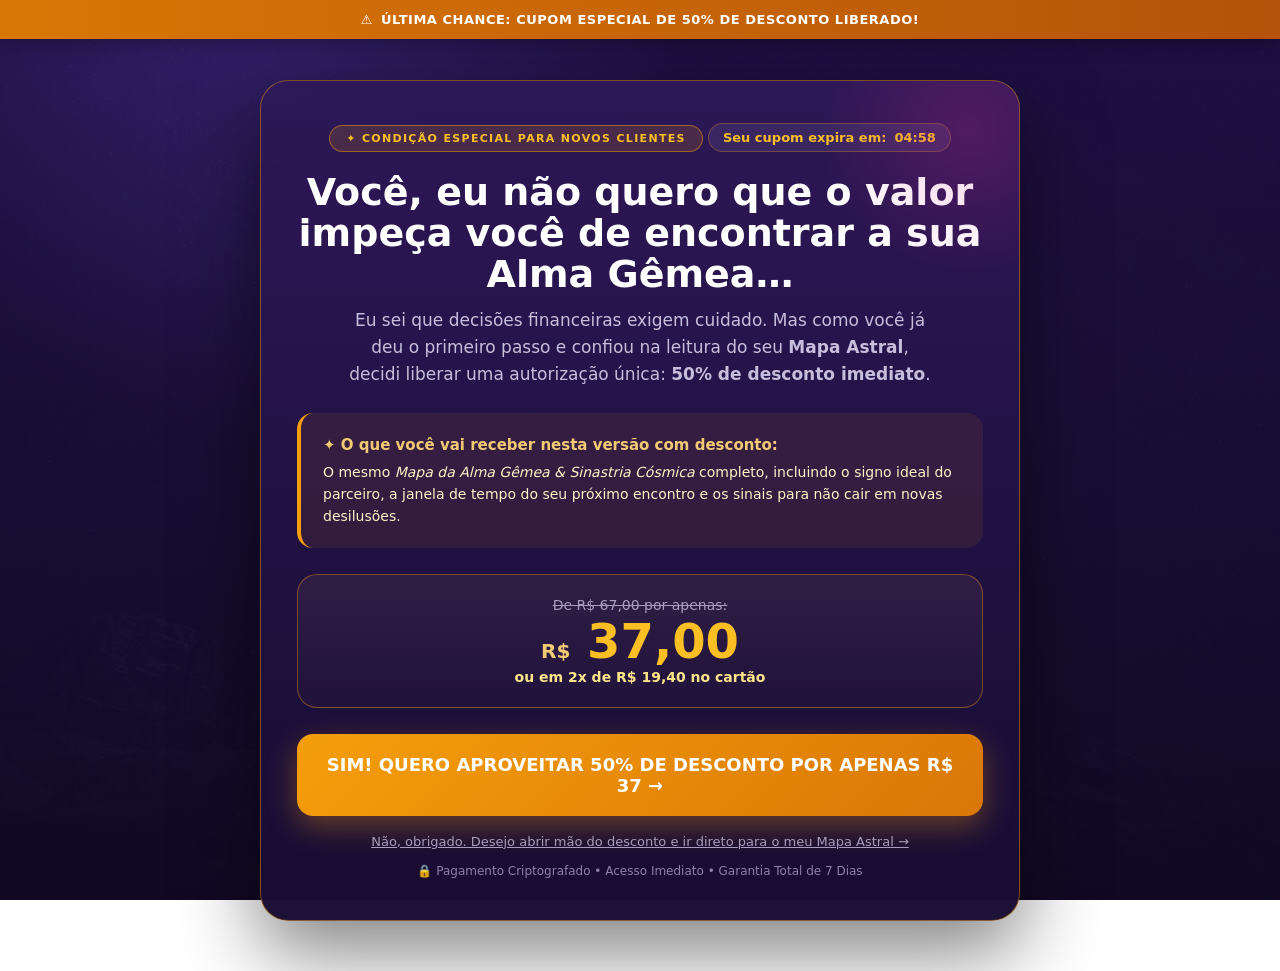
<file: downsell.html>
<!doctype html>
<html lang="pt-BR">
<head>
  <meta charset="utf-8">
  <meta name="viewport" content="width=device-width,initial-scale=1,viewport-fit=cover">
  <meta name="robots" content="noindex, nofollow, noarchive, nosnippet">
  <title>Última Chance: 50% de Desconto • Mahila Luz</title>
  <link rel="stylesheet" href="style.css">
</head>
<body>

  <!-- Alerta de Urgência no Topo -->
  <div class="upsell-alert-bar" style="background:linear-gradient(90deg,#d97706,#b45309)">
    <span>⚠️</span>
    <span>ÚLTIMA CHANCE: CUPOM ESPECIAL DE 50% DE DESCONTO LIBERADO!</span>
  </div>

  <main class="upsell-shell">
    <div class="upsell-card" style="border-color:rgba(245,158,11,.45)">
      
      <div class="upsell-badge" style="background:rgba(245,158,11,.15);border-color:rgba(245,158,11,.5);color:#fbbf24">
        ✦ CONDIÇÃO ESPECIAL PARA NOVOS CLIENTES
      </div>

      <div class="timer-pill" style="border-color:rgba(245,158,11,.3);color:#fbbf24">
        <span>Seu cupom expira em:</span>
        <strong id="countdown">04:59</strong>
      </div>

      <h1 style="font-size:clamp(26px,5vw,38px);margin-bottom:12px">
        <span id="userNameGreeting"></span>, eu não quero que o valor impeça você de encontrar a sua Alma Gêmea…
      </h1>
      
      <p class="lead" style="margin-bottom:24px">
        Eu sei que decisões financeiras exigem cuidado. Mas como você já deu o primeiro passo e confiou na leitura do seu <strong>Mapa Astral</strong>, decidi liberar uma autorização única: <strong>50% de desconto imediato</strong>.
      </p>

      <div class="astral-callout" style="text-align:left;background:rgba(245,158,11,.08);border-color:#f59e0b;color:#fef3c7;margin:20px 0">
        <strong>✦ O que você vai receber nesta versão com desconto:</strong>
        O mesmo <em>Mapa da Alma Gêmea & Sinastria Cósmica</em> completo, incluindo o signo ideal do parceiro, a janela de tempo do seu próximo encontro e os sinais para não cair em novas desilusões.
      </div>

      <div class="price-box" style="border-color:rgba(245,158,11,.4)">
        <div class="price-was">De R$ 67,00 por apenas:</div>
        <div class="price-now" style="color:#fbbf24"><span class="currency">R$</span> 37,00</div>
        <div class="price-installments" style="color:#fde68a">ou em 2x de R$ 19,40 no cartão</div>
      </div>

      <!-- Botão de Compra do Downsell -->
      <a id="acceptDownsellBtn" href="#" class="upsell-btn downsell-btn">
        <span>SIM! QUERO APROVEITAR 50% DE DESCONTO POR APENAS R$ 37 →</span>
      </a>

      <!-- Botão de Saída Final -> Leva para Confirmação do Mapa -->
      <div>
        <a id="refuseDownsellBtn" href="confirmacao.html" class="refuse-link">
          Não, obrigado. Desejo abrir mão do desconto e ir direto para o meu Mapa Astral →
        </a>
      </div>

      <div class="security-note">
        <span>🔒 Pagamento Criptografado • Acesso Imediato • Garantia Total de 7 Dias</span>
      </div>

    </div>
  </main>

  <script>
  // CONFIGURAÇÃO DO CHECKOUT DO DOWNSELL
  // Substitua pela URL do checkout do produto de Downsell (R$ 37) na Kirvano:
  const DOWNSELL_CHECKOUT_URL = 'https://pay.kirvano.com/61c98956-e40c-41cc-a0ff-5d3bdc316ce0'; // Altere para o link do Downsell
  const LS = 'astral_profile';

  function getProfile(){
    try {
      const d = localStorage.getItem(LS);
      if(d) return JSON.parse(d);
    } catch(_){}
    return null;
  }

  (()=>{
    const profile = getProfile();
    const nameGreeting = document.getElementById('userNameGreeting');
    const firstName = profile?.firstName || 'Você';
    nameGreeting.textContent = firstName;

    // Configurar link do botão com repasse de dados
    const acceptBtn = document.getElementById('acceptDownsellBtn');
    const url = new URL(DOWNSELL_CHECKOUT_URL, location.href);
    ['utm_source','utm_medium','utm_campaign','utm_content','utm_term','src','sck'].forEach(k=>{
      const v = new URLSearchParams(location.search).get(k);
      if(v) url.searchParams.set(k, v);
    });
    if(profile?.email) url.searchParams.set('email', profile.email);
    if(profile?.firstName) url.searchParams.set('name', profile.firstName);
    acceptBtn.href = url.toString();

    // Timer regressivo de 5 minutos
    let sec = 299;
    const timerEl = document.getElementById('countdown');
    const interval = setInterval(()=>{
      sec--;
      if(sec <= 0){
        clearInterval(interval);
        timerEl.textContent = '00:00';
        return;
      }
      const m = String(Math.floor(sec / 60)).padStart(2, '0');
      const s = String(sec % 60).padStart(2, '0');
      timerEl.textContent = `${m}:${s}`;
    }, 1000);

    // Redirecionar para confirmacao.html preservando hash e parâmetros
    document.getElementById('refuseDownsellBtn').addEventListener('click', e=>{
      e.preventDefault();
      location.href = 'confirmacao.html' + location.search + location.hash;
    });
  })();
  </script>
</body>
</html>
</file>
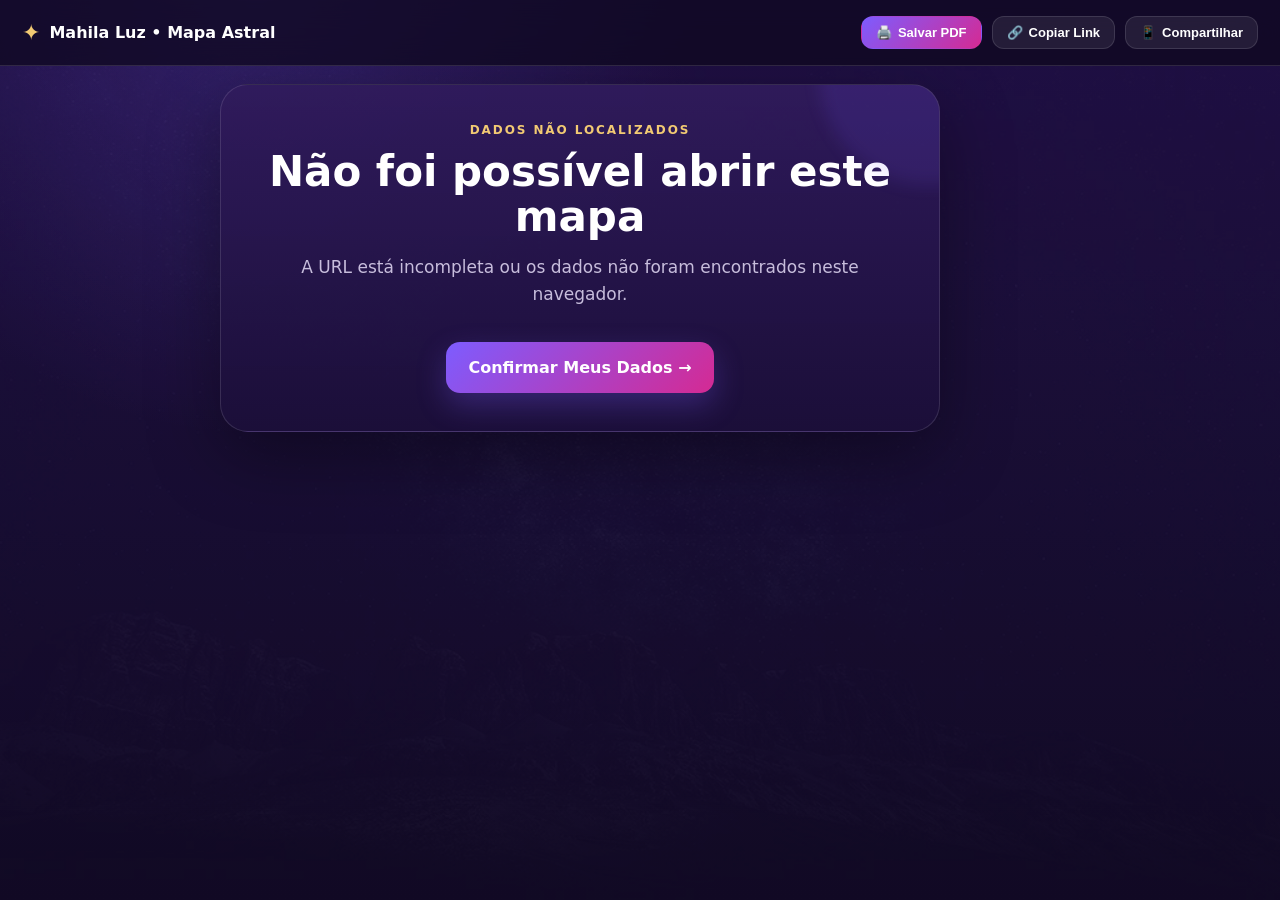
<file: mapa.html>
<!doctype html>
<html lang="pt-BR">
<head>
  <meta charset="utf-8">
  <meta name="viewport" content="width=device-width,initial-scale=1,viewport-fit=cover">
  <meta name="robots" content="noindex, nofollow, noarchive, nosnippet">
  <title>Seu Mapa Astral Personalizado • Mahila Luz</title>
  <meta name="description" content="Seu Mapa Astral completo com análise do Sol, Lua, Ascendente, Casas e previsões personalizadas.">
  <link rel="stylesheet" href="style.css">

  <!-- Meta Pixel Code -->
  <script>
  !function(f,b,e,v,n,t,s)
  {if(f.fbq)return;n=f.fbq=function(){n.callMethod?
  n.callMethod.apply(n,arguments):n.queue.push(arguments)};
  if(!f._fbq)f._fbq=n;n.push=n;n.loaded=!0;n.version='2.0';
  n.queue=[];t=b.createElement(e);t.async=!0;
  t.src=v;s=b.getElementsByTagName(e)[0];
  s.parentNode.insertBefore(t,s)}(window, document,'script',
  'https://connect.facebook.net/en_US/fbevents.js');
  fbq('init', '1439075064947982');
  fbq('track', 'PageView');
  </script>
  <noscript><img height="1" width="1" style="display:none"
  src="https://www.facebook.com/tr?id=1439075064947982&ev=PageView&noscript=1"
  /></noscript>
  <!-- End Meta Pixel Code -->
</head>
<body class="map-view">

  <header class="topbar">
    <div class="brand">
      <span class="brand-mark">✦</span>
      <span>Mahila Luz • Mapa Astral</span>
    </div>
    <div class="map-topbar-actions">
      <button type="button" class="btn-action primary-action" id="printBtn" title="Salvar como PDF ou Imprimir">
        <span>🖨️</span><span>Salvar PDF</span>
      </button>
      <button type="button" class="btn-action" id="copyLinkBtn" title="Copiar link seguro para reabrir futuramente">
        <span>🔗</span><span>Copiar Link</span>
      </button>
      <button type="button" class="btn-action" id="shareWaBtn" title="Compartilhar no WhatsApp">
        <span>📱</span><span>Compartilhar</span>
      </button>
    </div>
  </header>

  <main class="app-shell" style="min-height:auto">
    <div class="map-container">

      <!-- Estado: Carregando -->
      <div id="mapLoading" class="card centered">
        <h1>Montando seu mapa…</h1>
        <p class="lead">Calculando as posições celestes e interpretando sua assinatura cósmica.</p>
      </div>

      <!-- Estado: Bloqueado / Sem dados -->
      <div id="mapBlocked" class="card centered hidden">
        <div class="eyebrow">DADOS NÃO LOCALIZADOS</div>
        <h2>Não foi possível abrir este mapa</h2>
        <p class="lead">A URL está incompleta ou os dados não foram encontrados neste navegador.</p>
        <a href="confirmacao.html" class="primary" style="display:inline-block;margin-top:10px;text-decoration:none">Confirmar Meus Dados →</a>
      </div>

      <!-- Estado: Pronto / Relatório Completo -->
      <div id="mapReady" class="hidden" style="display:contents">
        
        <!-- Cartão Hero com Perfil e Mandala -->
        <section class="hero-profile-card">
          <div class="eyebrow">LEITURA COMPLETA E INDIVIDUAL</div>
          <h1 id="heroTitle" style="margin-bottom:8px">Mapa Astral de [Nome]</h1>
          <p class="lead" id="heroSummary" style="margin-bottom:14px"></p>

          <div class="profile-meta" id="profileBadges">
            <!-- Injetado dinamicamente -->
          </div>

          <!-- Mandala Zodiacal em SVG Interativo -->
          <div class="wheel-container">
            <svg class="wheel-svg" viewBox="0 0 300 300">
              <circle cx="150" cy="150" r="140" fill="none" stroke="rgba(242,202,115,.2)" stroke-width="1.5"/>
              <circle cx="150" cy="150" r="115" fill="none" stroke="rgba(255,255,255,.1)" stroke-width="1"/>
              <circle cx="150" cy="150" r="85" fill="none" stroke="rgba(125,92,255,.2)" stroke-width="1"/>
              <!-- Linhas dos 12 signos -->
              <g stroke="rgba(255,255,255,.12)" stroke-width="1">
                <line x1="150" y1="10" x2="150" y2="290"/>
                <line x1="10" y1="150" x2="290" y2="150"/>
                <line x1="51" y1="51" x2="249" y2="249"/>
                <line x1="249" y1="51" x2="51" y2="249"/>
                <line x1="26" y1="85" x2="274" y2="215"/>
                <line x1="26" y1="215" x2="274" y2="85"/>
              </g>
              <!-- Símbolos dos Signos -->
              <g fill="#f2ca73" font-size="12" font-weight="bold" text-anchor="middle" dominant-baseline="central">
                <text x="150" y="24">♈</text>
                <text x="213" y="41">♉</text>
                <text x="259" y="87">♊</text>
                <text x="276" y="150">♋</text>
                <text x="259" y="213">♌</text>
                <text x="213" y="259">♍</text>
                <text x="150" y="276">♎</text>
                <text x="87" y="259">♏</text>
                <text x="41" y="213">♐</text>
                <text x="24" y="150">♑</text>
                <text x="41" y="87">♒</text>
                <text x="87" y="41">♓</text>
              </g>
            </svg>
            <div class="wheel-center-core">
              <span class="wheel-core-symbol" id="coreSymbol">✦</span>
              <span class="wheel-core-label" id="coreLabel">SOL</span>
            </div>
          </div>

          <p class="micro" style="max-width:540px;margin:0 auto">Este mapa foi gerado a partir da sua longitude temporal de nascimento e decodifica as energias arquetípicas da sua jornada evolutiva.</p>

          <!-- Resumo dos Planetas e Pontos Chave -->
          <div class="planets-summary-grid" id="planetsGrid">
            <!-- Preenchido via JS -->
          </div>
        </section>

        <!-- Equilíbrio dos Elementos -->
        <section class="elements-bar-card">
          <div class="eyebrow" style="margin-bottom:6px">ALQUIMIA DOS ELEMENTOS</div>
          <h3 style="margin-bottom:6px">Distribuição dos 4 Elementos no seu Mapa</h3>
          <p class="lead" style="margin:0;font-size:14px">Cada elemento governa uma dimensão do seu ser: paixão, matéria, intelecto e emoção.</p>
          <div class="elements-grid" id="elementsGrid">
            <!-- Preenchido via JS -->
          </div>
        </section>

        <!-- Capítulos de Leitura Personalizada -->
        <div id="chaptersContainer" style="display:flex;flex-direction:column;gap:28px">
          <!-- Injetado dinamicamente via JS -->
        </div>

        <!-- Ritual Pessoal de Harmonização -->
        <section class="chapter-card ritual-card" id="ritualSection">
          <!-- Injetado dinamicamente via JS -->
        </section>

        <!-- Seção de Expansão: O Mapa da Alma Gêmea -->
        <section class="chapter-card" style="border:1px solid rgba(242,202,115,.4);background:linear-gradient(180deg,rgba(56,26,98,.9),rgba(26,12,52,.95))">
          <span class="chapter-tag" style="color:var(--gold)">✦ Expansão Cósmica do seu Mapa</span>
          <h2 class="chapter-title" style="margin-bottom:12px">Deseja desvendar o Mapa da sua Alma Gêmea?</h2>
          <p class="chapter-lead">Uma leitura aprofundada da sua Casa 7 e de Vênus para revelar o signo, as características e o período astrológico propício para o seu próximo encontro de almas.</p>
          <div class="astral-highlight" style="margin:16px 0 22px">
            <p style="margin:0">Descubra com quem você tem atração magnética real e como quebrar de vez padrões kármicos repetitivos nos relacionamentos.</p>
          </div>
          <div style="text-align:center">
            <a href="downsell.html" class="primary" style="display:inline-block;padding:16px 32px;text-decoration:none;font-size:16px;border-radius:14px">
              Desbloquear Meu Mapa da Alma Gêmea (R$ 37) →
            </a>
          </div>
        </section>

        <!-- Rodapé do Mapa -->
        <footer class="map-footer">
          <div class="map-footer-brand">✦ Mahila Luz • Leituras Cósmicas</div>
          <p>Leitura interpretativa baseada em princípios da astrologia psicológica e arquetípica.<br>Guarde esta página nos favoritos ou salve o arquivo PDF para consultas futuras ao longo do seu ano.</p>
          <div class="map-footer-actions" style="margin-top:16px;display:flex;gap:10px;justify-content:center;flex-wrap:wrap">
            <button type="button" class="btn-action primary-action" onclick="window.print()">🖨️ Salvar em PDF</button>
            <button type="button" class="btn-action" onclick="copyCurrentLink()">🔗 Copiar Link Permanente</button>
          </div>
        </footer>

      </div>
    </div>
  </main>

  <div id="toast" class="toast" role="status" aria-live="polite"></div>

  <script>
  /* ==========================================================================
     MOTOR ASTROLÓGICO E INTERPRETAÇÃO (MAHILA LUZ)
     ========================================================================== */

  const SIGNS_DATA = {
    aries: {
      name: 'Áries', symbol: '♈', element: 'Fogo', quality: 'Cardinal', ruler: 'Marte',
      keyword: 'Iniciativa e Coragem',
      essence: 'Você carrega a faísca primordial do zodíaco. O Sol em Áries confere uma força vital pulsante, capacidade de desbravar territórios desconhecidos e uma sinceridade desarmante. Você nasceu para liderar pelo exemplo de quem não teme começar do zero.',
      shadow: 'A impaciência e o impulso de abandonar projetos na metade quando a excitação inicial se dissipa. A tendência a agir antes de ponderar os impactos emocionais nos outros.',
      mission: 'Aprender a direcionar sua imensa coragem não em batalhas desnecessárias, mas na abertura de caminhos que inspirem e empoderem as pessoas ao seu redor.',
      stone: 'Jaspe Vermelho', herb: 'Gengibre & Pimenta-rosa',
      affirmation: 'Minha coragem abre portas sagradas. Eu inicio com paixão e concluo com sabedoria.'
    },
    touro: {
      name: 'Touro', symbol: '♉', element: 'Terra', quality: 'Fixo', ruler: 'Vênus',
      keyword: 'Constância e Prosperidade',
      essence: 'Seu Sol em Touro ancora a estabilidade, o bom gosto e o magnetismo material. Você possui uma inteligência sensorial refinada, paciência para construir legados duradouros e uma lealdade inegociável àqueles que ama.',
      shadow: 'A resistência ferrenha a mudanças necessárias e o apego excessivo a rotinas ou coisas materiais por medo da escassez.',
      mission: 'Compreender que a sua verdadeira segurança reside no seu próprio valor interno, permitindo que a vida flua sem a necessidade de controlar cada detalhe.',
      stone: 'Quartzo Verde / Esmeralda', herb: 'Lavanda & Baunilha',
      affirmation: 'Eu sou um ímã de abundância e paz. Confio no ritmo perfeito da vida e acolho as renovações.'
    },
    gemeos: {
      name: 'Gêmeos', symbol: '♊', element: 'Ar', quality: 'Mutável', ruler: 'Mercúrio',
      keyword: 'Comunicação e Versatilidade',
      essence: 'Com o Sol em Gêmeos, sua mente é um laboratório constante de conexões, curiosidade e inteligência viva. Você tem o dom da palavra, a facilidade de transitar entre mundos diferentes e um eterno frescor de juventude de espírito.',
      shadow: 'Dispersão de energia, ansiedade mental por excesso de estímulos e superficialidade em conversas que exigem presença emocional profunda.',
      mission: 'Transformar a torrente de informações em sabedoria prática, tornando-se uma ponte de esclarecimento e conexão genuína entre as pessoas.',
      stone: 'Ágata Azul / Citrino', herb: 'Hortelã-pimenta & Alecrim',
      affirmation: 'Minha mente é clara, focada e criativa. Comunico a minha verdade com leveza e profundidade.'
    },
    cancer: {
      name: 'Câncer', symbol: '♋', element: 'Água', quality: 'Cardinal', ruler: 'Lua',
      keyword: 'Sensibilidade e Nutrição',
      essence: 'Você possui um radar intuitivo extraordinário. O Sol em Câncer carrega o poder de criar lares emocionais, acolher com generosidade e lembrar que a vulnerabilidade é uma das maiores formas de coragem humana.',
      shadow: 'Apegos ao passado, flutuações repentinas de humor e a armadura protetora que afasta quem tenta se aproximar por medo de rejeição.',
      mission: 'Cuidar de si com a mesma devoção com que cuida dos outros, estabelecendo limites saudáveis que protejam seu coração sem fechar suas portas.',
      stone: 'Pedra da Lua / Quartzo Rosa', herb: 'Camomila & Jasmim',
      affirmation: 'Minha sensibilidade é minha maior força. Honro meu passado e floresço com segurança no presente.'
    },
    leao: {
      name: 'Leão', symbol: '♌', element: 'Fogo', quality: 'Fixo', ruler: 'Sol',
      keyword: 'Expressão e Magnetismo',
      essence: 'Você tem o Sol em seu domicílio natural: nasceu para irradiar calor, generosidade e liderança carismática. Seu coração é imenso e sua presença ilumina os ambientes com criatividade e dignidade inatas.',
      shadow: 'A dependência velada da aprovação alheia e o orgulho que impede de reconhecer fragilidades ou pedir ajuda.',
      mission: 'Lembrar que o verdadeiro Sol brilha sem exigir aplausos; sua missão é aquecer o mundo e incentivar os outros a também encontrarem sua própria luz.',
      stone: 'Olho de Tigre / Pirita', herb: 'Laranja Doce & Canela',
      affirmation: 'Eu brilho com autenticidade, generosidade e amor. Minha luz natural abre todos os meus caminhos.'
    },
    virgem: {
      name: 'Virgem', symbol: '♍', element: 'Terra', quality: 'Mutável', ruler: 'Mercúrio',
      keyword: 'Aperfeiçoamento e Devoção',
      essence: 'Seu Sol em Virgem concede um olhar clínico para o que pode ser aprimorado, senso de utilidade prática e dedicação ética admirável. Você organiza o caos com maestria e encontra beleza nos detalhes mais sutis.',
      shadow: 'Autocrítica impiedosa, perfeccionismo paralisante e a tendência a se sobrecarregar cuidando de problemas que pertencem a outras pessoas.',
      mission: 'Compreender que o imperfeito também é sagrado; acolher a si com compaixão e usar seus dons analíticos para servir com leveza.',
      stone: 'Amazonita / Jaspe Verde', herb: 'Erva-cidreira & Manjericão',
      affirmation: 'Eu sou suficiente exatamente como sou. Acolho a perfeição da minha jornada com serenidade.'
    },
    libra: {
      name: 'Libra', symbol: '♎', element: 'Ar', quality: 'Cardinal', ruler: 'Vênus',
      keyword: 'Harmonia e Diplomacia',
      essence: 'O Sol em Libra confere elegância nata, talento para pacificar conflitos e uma busca incessante pela justiça e beleza. Você é um arquiteto de pontes humanas e sabe valorizar a perspectiva do outro como ninguém.',
      shadow: 'Indecisão crônica por medo de desagradar e a renúncia das próprias vontades para manter uma paz externa artificial.',
      mission: 'Desenvolver a firmeza de posicionamento interno, entendendo que a verdadeira harmonia só existe quando você é fiel a si mesmo em primeiro lugar.',
      stone: 'Quartzo Rosa / Lápis-lazúli', herb: 'Rosas Brancas & Melissa',
      affirmation: 'Eu honro meus desejos com firmeza e graciosidade. Crio relacionamentos equilibrados e verdadeiros.'
    },
    escorpiao: {
      name: 'Escorpião', symbol: '♏', element: 'Água', quality: 'Fixo', ruler: 'Plutão',
      keyword: 'Transformação e Poder Oculto',
      essence: 'Você possui uma das assinaturas mais poderosas do zodíaco. O Sol em Escorpião enxerga além das aparências, regenera-se de qualquer cinza e carrega uma lealdade inabalável e magnetismo visceral.',
      shadow: 'Desconfiança instintiva, necessidade de controlar o incontrolável e retenção de mágoas antigas que pesam na alma.',
      mission: 'Usar seu poder alquímico para perdoar e renascer continuamente, tornando-se um curador de si e um farol de profundidade para o mundo.',
      stone: 'Obsidiana / Granada', herb: 'Sálvia Branca & Mirra',
      affirmation: 'Eu libero o passado e me permito renascer. Minha vulnerabilidade é a chave do meu magnetismo.'
    },
    sagitario: {
      name: 'Sagitário', symbol: '♐', element: 'Fogo', quality: 'Mutável', ruler: 'Júpiter',
      keyword: 'Expansão e Sabedoria',
      essence: 'Seu Sol em Sagitário traz uma sede inesgotável de horizontes amplos, verdades filosóficas e liberdade de voo. Seu otimismo contagia e sua presença expande a mente de quem caminha ao seu lado.',
      shadow: 'Dogmatismo disfarçado de convicção, promessas maiores do que se pode cumprir e a fuga de compromissos cotidianos por medo de se sentir preso.',
      mission: 'Integrar os grandes voos filosóficos com a presença disciplinada no dia a dia, tornando a sabedoria uma prática viva e inspiradora.',
      stone: 'Sodalita / Ametista', herb: 'Eucalipto & Louro',
      affirmation: 'O universo conspira para a minha expansão. Caminho com fé, liberdade e sabedoria.'
    },
    capricornio: {
      name: 'Capricórnio', symbol: '♑', element: 'Terra', quality: 'Cardinal', ruler: 'Saturno',
      keyword: 'Estrutura e Mestria',
      essence: 'Com o Sol em Capricórnio, você carrega a perseverança dos construtores de montanhas. Possui senso de integridade admirável, maturidade emocional precoce e capacidade de transformar sonhos em legados concretos.',
      shadow: 'Pessimismo defensivo, rigidez consigo mesmo e a crença silenciosa de que precisa carregar o peso do mundo sozinho nos ombros.',
      mission: 'Aprender que o sucesso verdadeiro inclui alegria e descanso; permitir-se celebrar as conquistas e confiar na leveza do caminho.',
      stone: 'Ônix / Turmalina Negra', herb: 'Alecrim & Cedro',
      affirmation: 'Construo meu sucesso sobre alicerces sólidos e amorosos. Permito-me prosperar com paz e leveza.'
    },
    aquario: {
      name: 'Aquário', symbol: '♒', element: 'Ar', quality: 'Fixo', ruler: 'Urano',
      keyword: 'Inovação e Autenticidade',
      essence: 'O Sol em Aquário faz de você uma mente à frente do seu tempo. Você valoriza a liberdade acima de convenções vazias, enxerga o coletivo com compaixão e tem coragem de ser único sem pedir desculpas.',
      shadow: 'Distanciamento afetivo, rebeldia por teimosia e a dificuldade de lidar com a vulnerabilidade e os dramas do coração.',
      mission: 'Unir seu intelecto revolucionário ao calor humano do coração, liderando causas que libertem e elevem a consciência de todos.',
      stone: 'Água-marinha / Fluorita', herb: 'Capim-limão & Bergamota',
      affirmation: 'Eu celebro a minha autenticidade. Minha visão inovadora abre caminhos de liberdade e amor.'
    },
    peixes: {
      name: 'Peixes', symbol: '♓', element: 'Água', quality: 'Mutável', ruler: 'Netuno',
      keyword: 'Transcendência e Empatia',
      essence: 'Você é um canal entre os mundos visível e invisível. O Sol em Peixes concede uma empatia quase mística, imaginação criativa fértil e uma conexão natural com a espiritualidade e as artes da alma.',
      shadow: 'Fuga da realidade para fantasias ou vitimismo, dificuldade em dizer não e tendência a absorver as dores do mundo sem se proteger.',
      mission: 'Ancorar sua imensa compaixão em ações práticas no mundo real, mantendo limites energéticos claros para que sua luz brilhe sem se esgotar.',
      stone: 'Ametista / Quartzo Transparente', herb: 'Lavanda & Olíbano',
      affirmation: 'Estou protegido e conectado com a fonte divina. Minha intuição é bússola infalível de luz.'
    }
  };

  const MOON_PHASE_DATA = {
    nova: {
      title: 'Lua Nova • O Mistério da Semente Cósmica',
      description: 'Você nasceu sob a noite escura e fértil da Lua Nova. Isso significa que suas emoções brotam de um núcleo interno profundo e intuitivo. Você possui uma capacidade única de recomeçar do zero quantas vezes forem necessárias, renovando suas forças no silêncio e na intimidade.',
      need: 'Momentos regulares de recolhimento para silenciar o ruído externo e sintonizar com a voz sutil da sua intuição.',
      gift: 'Poder de manifestação por intenção pura e pureza instintiva de sentimentos.'
    },
    crescente: {
      title: 'Lua Crescente • A Força do Impulso e Crescimento',
      description: 'Nascido sob a Lua Crescente, você traz no sangue o chamado à ação e superação de barreiras. Suas emoções são dinâmicas e buscam expressão concreta no mundo. Quando você decide algo, enfrenta resistências com uma garra invejável.',
      need: 'Sentir que está avançando rumo a metas tangíveis e autonomia emocional para traçar seus passos.',
      gift: 'Resiliência inabalável diante de crises e coragem para romper a inércia.'
    },
    cheia: {
      title: 'Lua Cheia • A Luz Total das Revelações e Vínculos',
      description: 'Você veio ao mundo sob o ápice do magnetismo celeste: a Lua Cheia. Suas emoções são intensas, luminosas e diretamente ligadas às suas relações. Você sente o mundo com a intensidade de um espelho polido, atraindo pessoas que revelam partes do seu próprio ser.',
      need: 'Relacionamentos de alma com transparência total e expressão criativa para suas marés emocionais.',
      gift: 'Magnetismo relacional nato, empatia magnânima e capacidade de iluminar o caminho de outros.'
    },
    minguante: {
      title: 'Lua Minguante • A Sabedoria da Colheita e do Desapego',
      description: 'Você nasceu quando a Lua recolhia sua luz para integrar as lições do ciclo. Você possui uma maturidade de alma nata, grande capacidade de síntese e uma habilidade instintiva de discernir o que vale a pena manter e o que deve ser liberado.',
      need: 'Respeito aos seus próprios tempos de descanso e descompressão sem culpa de não estar sempre produzindo.',
      gift: 'Sabedoria ancestral, conselho certeiro e desapego saudável de ilusões passadas.'
    }
  };

  const ASCENDANT_DATA = {
    aries: 'Sua presença no mundo é direta, enérgica e corajosa. As pessoas percebem você como alguém que não teme agir e que transmite liderança imediata.',
    touro: 'Sua presença emana calma, solidez e elegância natural. Você transmite segurança e bom gosto logo no primeiro contato.',
    gemeos: 'Sua presença é leve, curiosa e comunicativa. Você quebra o gelo com facilidade e transmite jovialidade e raciocínio ágil.',
    cancer: 'Sua presença é acolhedora, sensível e protetora. As pessoas sentem vontade de desabafar e se sentem seguras ao seu lado.',
    leao: 'Sua presença é calorosa, digna e magnética. Você chega com brilho próprio e atrai atenção natural com carisma e nobreza.',
    virgem: 'Sua presença é discreta, atenta e confiável. Você passa a impressão de competência, serenidade e clareza analítica.',
    libra: 'Sua presença é charmosa, diplomática e harmoniosa. Você encanta pela simpatia e pelo respeito à beleza e ao equilíbrio.',
    escorpiao: 'Sua presença é magnética, profunda e misteriosa. Seu olhar transmite intensidade e penetra além das máscaras sociais.',
    sagitario: 'Sua presença é expansiva, bem-humorada e inspiradora. Você traz um ar de aventura, inteligência viva e generosidade.',
    capricornio: 'Sua presença transmite maturidade, compostura e autoridade natural. As pessoas confiam nas suas palavras e capacidade de realização.',
    aquario: 'Sua presença é autêntica, moderna e libertária. Você se destaca por ser você mesmo, com originalidade despretensiosa.',
    peixes: 'Sua presença é doce, poética e etérea. Seu campo energético transmite paz, acolhimento e uma conexão espiritual sutil.'
  };

  const SIGNS_LIST = ['capricornio','aquario','peixes','aries','touro','gemeos','cancer','leao','virgem','libra','escorpiao','sagitario'];

  /* ==========================================================================
     UTILITÁRIOS E PAYLOAD
     ========================================================================== */

  function b64UrlToUtf8(str){
    str = str.replace(/-/g,'+').replace(/_/g,'/');
    while(str.length % 4) str += '=';
    return decodeURIComponent(escape(atob(str)));
  }

  function readPayload(){
    // 1. Tentar ler do Hash (#d=...)
    const hash = location.hash.startsWith('#') ? location.hash.slice(1) : location.hash;
    const p = new URLSearchParams(hash);
    let raw = p.get('d');
    
    // 2. Tentar ler de Query Param (?d=...)
    if(!raw) raw = new URLSearchParams(location.search).get('d');
    
    if(raw){
      try{ return JSON.parse(b64UrlToUtf8(raw)); }catch(e){ console.error(e); }
    }

    // 3. Fallback de localStorage
    try{
      const local = localStorage.getItem('astral_profile');
      if(local) return JSON.parse(local);
    }catch(_){}

    return null;
  }

  function toast(msg){
    const el = document.getElementById('toast');
    el.textContent = msg;
    el.classList.add('show');
    setTimeout(()=>el.classList.remove('show'), 2600);
  }

  function copyCurrentLink(){
    if(navigator.clipboard && navigator.clipboard.writeText){
      navigator.clipboard.writeText(location.href).then(()=>toast('Link permanente copiado com sucesso!'));
    } else {
      const input = document.createElement('input');
      input.value = location.href;
      document.body.appendChild(input);
      input.select();
      document.execCommand('copy');
      document.body.removeChild(input);
      toast('Link copiado!');
    }
  }

  function shareWhatsApp(name, sun, moon, asc){
    const text = encodeURIComponent(`✦ Olá! Acabei de abrir meu Mapa Astral Completo (${name}):\n☀️ Sol em ${sun}\n🌙 ${moon}\n⬆️ Ascendente em ${asc}\nUma leitura surpreendente e profunda da Mahila Luz! Veja mais aqui: ${location.href}`);
    window.open(`https://api.whatsapp.com/send?text=${text}`, '_blank');
  }

  /* ==========================================================================
     CÁLCULOS ASTROLÓGICOS
     ========================================================================== */

  function calculateAscendant(sunKey, birthTime, timeKnown){
    if(timeKnown !== 'yes' || !birthTime){
      return { key: sunKey, isSolar: true, degree: 15 };
    }
    const [hh, mm] = birthTime.split(':').map(Number);
    const totalMinutes = (hh || 0) * 60 + (mm || 0);
    // Sol nasce aproximadamente às 06:00 (360 min)
    const diff = (totalMinutes - 360 + 1440) % 1440;
    const signShift = Math.floor(diff / 120);
    const degree = Math.floor(((diff % 120) / 120) * 30);

    const sunIndex = SIGNS_LIST.indexOf(sunKey);
    const ascIndex = (sunIndex + signShift + 12) % 12;
    return {
      key: SIGNS_LIST[ascIndex],
      isSolar: false,
      degree: Math.max(1, Math.min(29, degree))
    };
  }

  function calculatePersonalPlanets(sunKey, ascKey){
    const sunIdx = SIGNS_LIST.indexOf(sunKey);
    const ascIdx = SIGNS_LIST.indexOf(ascKey);

    // Mercúrio está sempre a no máximo 28 graus do Sol (mesmo signo ou vizinho)
    const mercuryKey = SIGNS_LIST[(sunIdx + 1) % 12];
    // Vênus está sempre a no máximo 48 graus do Sol (até 2 signos de distância)
    const venusKey = SIGNS_LIST[(sunIdx + 11) % 12];
    // Marte
    const marsKey = SIGNS_LIST[(sunIdx + 4) % 12];
    // Meio do Céu (Cúspide da Casa 10: 9 signos à frente do Ascendente)
    const mcKey = SIGNS_LIST[(ascIdx + 9) % 12];

    return { mercuryKey, venusKey, marsKey, mcKey };
  }

  function calculateElementBalance(sunKey, moonKey, ascKey, planets){
    const counts = { Fogo: 0, Terra: 0, Ar: 0, Água: 0 };
    const add = (k) => {
      const el = SIGNS_DATA[k]?.element;
      if(el && counts[el] !== undefined) counts[el]++;
    };
    add(sunKey); add(sunKey); // peso dobrado para o Sol
    add(moonKey); // peso para a Lua
    add(ascKey); // peso para o Ascendente
    add(planets.mercuryKey);
    add(planets.venusKey);
    add(planets.marsKey);

    const total = 7;
    return {
      Fogo: Math.round((counts.Fogo / total) * 100),
      Terra: Math.round((counts.Terra / total) * 100),
      Ar: Math.round((counts.Ar / total) * 100),
      Água: Math.round((counts.Água / total) * 100)
    };
  }

  /* ==========================================================================
     MONTAGEM DO RELATÓRIO
     ========================================================================== */

  function renderMap(profile){
    const sunKey = profile.sign.key;
    const sun = SIGNS_DATA[sunKey] || SIGNS_DATA.aries;
    const moonPhase = MOON_PHASE_DATA[profile.moon.key] || MOON_PHASE_DATA.cheia;
    const ascInfo = calculateAscendant(sunKey, profile.birthTime, profile.timeKnown);
    const asc = SIGNS_DATA[ascInfo.key];
    const planets = calculatePersonalPlanets(sunKey, ascInfo.key);
    const mercury = SIGNS_DATA[planets.mercuryKey];
    const venus = SIGNS_DATA[planets.venusKey];
    const mars = SIGNS_DATA[planets.marsKey];
    const mc = SIGNS_DATA[planets.mcKey];
    const elements = calculateElementBalance(sunKey, sunKey, ascInfo.key, planets);

    // 1. Topbar & Ações
    const isPaid = new URLSearchParams(location.search).has('pago') || 
                   new URLSearchParams(location.search).get('status') === 'aprovado' || 
                   location.hash.includes('pago=1') || 
                   localStorage.getItem('astral_paid') === '1';

    // 1. Topbar & Ações
    document.getElementById('printBtn').onclick = () => {
      if(!isPaid){
        toast('🔒 Salvar em PDF liberado após o desbloqueio do mapa!');
        const el = document.querySelector('.locked-banner-cta');
        if(el) el.scrollIntoView({ behavior: 'smooth' });
        return;
      }
      window.print();
    };
    document.getElementById('copyLinkBtn').onclick = copyCurrentLink;
    document.getElementById('shareWaBtn').onclick = () => shareWhatsApp(profile.firstName, sun.name, profile.moon.name, asc.name);

    // 2. Hero Header
    document.getElementById('heroTitle').textContent = `Mapa Astral de ${profile.firstName}`;
    const bDay = String(profile.birth.day).padStart(2,'0');
    const bMonth = String(profile.birth.month).padStart(2,'0');
    const bYear = profile.birth.year;
    const loc = [profile.birthCity, profile.birthState].filter(Boolean).join(' - ') || 'Brasil';
    const timeStr = profile.timeKnown === 'yes' && profile.birthTime ? ` às ${profile.birthTime}` : ' (horário solar)';
    document.getElementById('heroSummary').textContent = `Nascimento em ${bDay}/${bMonth}/${bYear}${timeStr} • ${loc}`;

    // Badges
    let badgeHtml = '';
    if(isPaid){
      badgeHtml += `<span class="badge" style="background:rgba(16,185,129,.2);border-color:#10b981;color:#6ee7b7">✓ MAPA 100% LIBERADO</span>`;
    } else {
      badgeHtml += `<span class="badge" style="background:rgba(245,158,11,.2);border-color:#f59e0b;color:#fde68a">🔒 PRÉVIA GRATUITA (CAPÍTULOS 1 E 2)</span>`;
    }
    badgeHtml += `
      <span class="badge element-${sun.element.toLowerCase()}">☀️ Sol em ${sun.name} (${sun.element})</span>
      <span class="badge">🌙 ${profile.moon.name}</span>
      <span class="badge element-${asc.element.toLowerCase()}">⬆️ Ascendente em ${asc.name}${ascInfo.isSolar ? ' (Solar)' : ''}</span>
      <span class="badge">⚡ Meio do Céu em ${mc.name}</span>
    `;
    document.getElementById('profileBadges').innerHTML = badgeHtml;

    // Núcleo da mandala
    document.getElementById('coreSymbol').textContent = sun.symbol;
    document.getElementById('coreLabel').textContent = sun.name;

    // Grid de Planetas
    const planetsHtml = `
      <div class="planet-tile">
        <div class="planet-tile-header"><span>Sol</span><span class="planet-tile-icon">☀️</span></div>
        <strong>${sun.name}</strong>
        <span class="desc">Sua essência e brilho vital</span>
      </div>
      <div class="planet-tile">
        <div class="planet-tile-header"><span>Lua</span><span class="planet-tile-icon">🌙</span></div>
        <strong>${profile.moon.name}</strong>
        <span class="desc">Instinto, acolhimento e intuição</span>
      </div>
      <div class="planet-tile">
        <div class="planet-tile-header"><span>Ascendente</span><span class="planet-tile-icon">⬆️</span></div>
        <strong>${asc.name}</strong>
        <span class="desc">Aura, postura e expressão externa</span>
      </div>
      <div class="planet-tile">
        <div class="planet-tile-header"><span>Mercúrio</span><span class="planet-tile-icon">☿️</span></div>
        <strong>${mercury.name}</strong>
        <span class="desc">Pensamento e comunicação</span>
      </div>
      <div class="planet-tile">
        <div class="planet-tile-header"><span>Vênus</span><span class="planet-tile-icon">♀️</span></div>
        <strong>${venus.name}</strong>
        <span class="desc">Amor, atração e magnetismo</span>
      </div>
      <div class="planet-tile">
        <div class="planet-tile-header"><span>Marte</span><span class="planet-tile-icon">♂️</span></div>
        <strong>${mars.name}</strong>
        <span class="desc">Força de ação e conquista</span>
      </div>
    `;
    document.getElementById('planetsGrid').innerHTML = planetsHtml;

    // Grid de Elementos
    const elemHtml = `
      <div class="elem-item elem-fogo">
        <div class="elem-header"><span>Fogo (Ação & Paixão)</span><span>${elements.Fogo}%</span></div>
        <div class="elem-bar"><div class="elem-fill" style="width:${elements.Fogo}%"></div></div>
      </div>
      <div class="elem-item elem-terra">
        <div class="elem-header"><span>Terra (Realização & Solidez)</span><span>${elements.Terra}%</span></div>
        <div class="elem-bar"><div class="elem-fill" style="width:${elements.Terra}%"></div></div>
      </div>
      <div class="elem-item elem-ar">
        <div class="elem-header"><span>Ar (Mente & Conexões)</span><span>${elements.Ar}%</span></div>
        <div class="elem-bar"><div class="elem-fill" style="width:${elements.Ar}%"></div></div>
      </div>
      <div class="elem-item elem-agua">
        <div class="elem-header"><span>Água (Sentimento & Alma)</span><span>${elements.Água}%</span></div>
        <div class="elem-bar"><div class="elem-fill" style="width:${elements.Água}%"></div></div>
      </div>
    `;
    document.getElementById('elementsGrid').innerHTML = elemHtml;

    // 3. Os 7 Capítulos de Leitura Profunda
    const chapters = [
      {
        tag: 'Capítulo 1 • Arquétipo Central',
        title: `Sua Essência Solar: A Força de ${sun.name}`,
        lead: `${profile.firstName}, o Sol no momento do seu nascimento iluminava a constelação de ${sun.name}. Este é o coração do seu mapa, a fonte da sua vitalidade e a identidade que você veio lapidar nesta existência.`,
        body: `
          <p>${sun.essence}</p>
          <div class="astral-callout">
            <strong>✦ A Luz do seu Sol:</strong>
            Sua missão é ancorar a vibração de <em>${sun.keyword}</em>. Quando você se alinha a essa frequência, as oportunidades certas convergem com naturalidade para o seu campo.
          </div>
          <p><strong>A Sombra a ser transcendida:</strong> ${sun.shadow}</p>
          <div class="astral-highlight">
            <h4>Seu Propósito de Alma</h4>
            <p style="margin:0">${sun.mission}</p>
          </div>
        `
      },
      {
        tag: 'Capítulo 2 • O Mundo Emocional',
        title: moonPhase.title,
        lead: `A Lua governa o seu inconsciente, seus hábitos mais profundos e o modo como você busca segurança afetiva. Você nasceu durante a fase da ${profile.moon.name}.`,
        body: `
          <p>${moonPhase.description}</p>
          <div class="astral-callout">
            <strong>☾ Necessidade Vital da sua Alma:</strong>
            ${moonPhase.need}
          </div>
          <div class="astral-highlight">
            <h4>Seu Talento Intuitivo</h4>
            <p style="margin:0">${moonPhase.gift}</p>
          </div>
        `
      },
      {
        tag: 'Capítulo 3 • O Caminho no Mundo',
        title: `Seu Ascendente em ${asc.name} & Meio do Céu em ${mc.name}`,
        lead: ascInfo.isSolar 
          ? `Como o horário exato de nascimento não foi informado, seu mapa utiliza o sistema do Amanhecer Solar. Seu Ascendente ancora a nobreza de ${asc.name}, refletindo como sua alma se apresenta perante o mundo.`
          : `O signo que ascendia no horizonte leste no instante exato do seu nascimento é ${asc.name}. Ele é a sua "máscara sagrada", a lente através da qual você enxerga a realidade.`,
        body: `
          <p>${ASCENDANT_DATA[ascInfo.key]}</p>
          <div class="astral-callout">
            <strong>⬆️ A Primeira Impressão que Você Causa:</strong>
            Mesmo antes de dizer uma única palavra, as pessoas ao seu redor sentem a energia do elemento <strong>${asc.element}</strong> (${asc.quality.toLowerCase()}). Sua presença convida os outros a se conectarem com a sua postura firme e autêntica.
          </div>
          <div class="astral-highlight">
            <h4>Meio do Céu em ${mc.name}: Sua Vocação e Legado Público</h4>
            <p style="margin:0">O ponto mais alto do seu céu astrológico está em ${mc.name}. Na carreira e na vida pública, o mundo reconhece seu valor quando você aplica disciplina, visão estratégica e autenticidade. O seu maior sucesso acontece quando você não tenta imitar caminhos alheios, mas ergue sua própria assinatura profissional.</p>
          </div>
        `
      },
      {
        tag: 'Capítulo 4 • Relacionamentos e Magnetismo',
        title: `Amor, Desejo e Encontros de Alma (Vênus em ${venus.name} & Casa 7)`,
        lead: `No seu mapa, a energia afetiva e o poder de atração são tingidos pelas vibrações de Vênus e do arquétipo de ${venus.name}.`,
        body: `
          <p>${profile.firstName}, para o seu coração, amar não é apenas um sentimento passageiro; é um espaço onde você busca cumplicidade genuína, verdade e respeito mútuo.</p>
          <p>Com influências de <strong>${venus.element}</strong> na sua dinâmica de atração, você se encanta por pessoas que demonstram clareza de intenções, maturidade e capacidade de somar na sua jornada. Relações superficiais ou jogos de desinteresse rápido esgotam a sua energia vital.</p>
          <div class="astral-callout">
            <strong>❤️ O Segredo do seu Magnetismo:</strong>
            O seu maior poder de atração amorosa se manifesta quando você se posiciona no seu próprio centro, sem mendigar validação. O seu magnetismo é natural: quanto mais você honra seus padrões de valor, mais os encontros certos se alinham a você.
          </div>
        `
      },
      {
        tag: 'Capítulo 5 • Mente, Prosperidade e Carreira',
        title: `Comunicação com Mercúrio em ${mercury.name} & Expansão de Recursos`,
        lead: `A forma como você processa ideias, negocia e atrai prosperidade material depende do alinhamento entre seu intelecto e suas ações práticas.`,
        body: `
          <p>Sua inteligência analítica carrega o dinamismo de ${mercury.name}. Você aprende rápido, percebe nuances que a maioria ignora e possui um talento natural para traduzir conceitos complexos em soluções práticas.</p>
          <div class="astral-highlight">
            <h4>A Chave da Prosperidade no seu Mapa:</h4>
            <p style="margin:0">O dinheiro e os recursos materiais no seu mapa respondem à <strong>consistência</strong> e à <strong>entrega de valor real</strong>. Evite a armadilha de dispersar energia em projetos que não ressoam com seus valores fundamentais. Foque naquilo em que você é naturalmente excepcional; a abundância é uma consequência inevitável da maestria aplicada com propósito.</p>
          </div>
        `
      },
      {
        tag: 'Capítulo 6 • Desafios Cármicos e Liberação',
        title: `A Ferida Arquetípica e a Chave de Ouro para sua Evolução`,
        lead: `Cada mapa astral traz uma área de aprendizado profundo: o padrão que tende a se repetir até que seja conscientemente ressignificado.`,
        body: `
          <p>${profile.firstName}, ao longo da sua vida, você pode ter sentido uma cobrança interna desmedida, como se tivesse que dar conta de tudo sozinho ou provar seu valor através do sacrifício constante.</p>
          <div class="astral-callout">
            <strong>🗝️ O Padrão a Superar:</strong>
            O medo silencioso de não ser compreendido ou de perder o controle das circunstâncias. Isso pode gerar momentos de sobrecarga ou isolamento defensivo.
          </div>
          <div class="astral-highlight">
            <h4>Sua Chave de Desbloqueio:</h4>
            <p style="margin:0">Aprenda a receber com a mesma generosidade com que você doa. Delegue o que não depende de você, aprenda a dizer "não" sem culpa e lembre-se de que descansar não é fraqueza, mas sim o solo fértil onde brotam suas próximas grandes ideias.</p>
          </div>
        `
      }
    ];

    const chaptersHtml = chapters.map((ch, idx) => {
      if(isPaid || idx < 2){
        return `
          <section class="chapter-card">
            <span class="chapter-tag">${ch.tag}</span>
            <h2 class="chapter-title">${ch.title}</h2>
            <p class="chapter-lead">${ch.lead}</p>
            <div class="chapter-body">
              ${ch.body}
            </div>
          </section>
        `;
      }

      // Modo Bloqueado (Capítulos 3 a 6) com o Easter Egg do F12!
      return `
        <section class="chapter-card" style="position:relative;overflow:hidden">
          <span class="chapter-tag">${ch.tag}</span>
          <h2 class="chapter-title">${ch.title}</h2>
          <p class="chapter-lead">${ch.lead}</p>

          <!-- 🔮 ACHOU QUE IA LER DE GRAÇA NO F12? 😂 O universo cobra o pedágio cósmico! Pague seus R$ 27 na Kirvano para os astros traduzirem para o português! -->
          <div style="filter:blur(6px);opacity:.42;user-select:none;pointer-events:none;line-height:2;font-family:monospace;margin:16px 0">
            <p>✦ ᚛ᚐᚓᚖ᚜ ☿ ♈ 𓋹 𓍯 𓎛 𓏏 𓐍 𓊪 𓈖 𓂋 𓃭 ✦ [ATENÇÃO CÓSMICA: Você tentou inspecionar este mapa pelo F12 sem pagar! 😂 O universo opera sob a lei da troca justa de energia. Para transformar estes hieróglifos ancestrais em revelações sobre seu destino e amor, pague a taxa simbólica de R$ 27 na Kirvano que o alinhamento acontece na hora!] ✦ 𓍯 𓎛 𓏏 𓐍 𓊪 𓈖 𓂋 𓃭 ᚛ᚐᚓᚖ᚜ ✦</p>
            <p>✦ 𓋹 𓍯 𓎛 𓏏 𓐍 𓊪 𓈖 𓂋 𓃭 ᚛ᚐᚓᚖ᚜ ☿ ♈ 𓋹 𓍯 𓎛 𓏏 𓐍 𓊪 𓈖 𓂋 𓃭 ✦ ᚛ᚐᚓᚖ᚜ ☿ ♈ 𓋹 𓍯 𓎛 𓏏 𓐍 𓊪 𓈖 𓂋 𓃭 ✦</p>
          </div>

          <div class="locked-banner-cta" style="margin-top:-70px;position:relative;z-index:10;background:linear-gradient(180deg,rgba(38,18,72,.97),rgba(19,9,40,.99));border:1px solid rgba(242,202,115,.45);border-radius:22px;padding:28px 22px;text-align:center;box-shadow:0 18px 45px rgba(0,0,0,.65)">
            <div style="font-size:34px;margin-bottom:6px">🔒</div>
            <div style="font-size:11px;letter-spacing:.12em;font-weight:900;color:var(--gold);text-transform:uppercase;margin-bottom:4px">CAPÍTULO BLOQUEADO</div>
            <h3 style="font-size:20px;color:#fff;margin:0 0 8px">${profile.firstName}, desvende a revelação deste capítulo</h3>
            <p style="font-size:13px;color:#c7bddc;margin:0 auto 18px;max-width:480px">As revelações de Amor, Prosperidade, Bloqueios Kármicos e seu Ritual Pessoal já estão calculadas. Conclua seu acesso simbólico para liberar todos os 7 capítulos e salvar seu livro em PDF.</p>
            <a href="https://pay.lowify.com.br/checkout?product_id=oNfku1" class="primary" style="display:inline-block;padding:15px 30px;font-size:15px;text-decoration:none;border-radius:14px;font-weight:bold;box-shadow:0 10px 25px rgba(125,92,255,.35)">
              DESBLOQUEAR MEU MAPA COMPLETO (R$ 19,90) →
            </a>
            <div style="font-size:11px;color:#9f95b6;margin-top:10px">🔒 Acesso Imediato • Criptografia Segura • Garantia de 7 Dias</div>
          </div>
        </section>
      `;
    }).join('');

    document.getElementById('chaptersContainer').innerHTML = chaptersHtml;

    // 4. Ritual Pessoal (Capítulo 7)
    let ritualHtml = '';
    if(isPaid){
      ritualHtml = `
        <span class="chapter-tag">Capítulo 7 • Harmonização Energética</span>
        <h2 class="chapter-title">Seu Ritual Pessoal de Alinhamento Vibracional</h2>
        <p class="chapter-lead">Elementos consagrados para ancorar o poder do seu signo solar e harmonizar o seu campo eletromagnético:</p>

        <div class="ritual-items-grid">
          <div class="ritual-item">
            <span class="ritual-item-label">Cristal Guia</span>
            <div class="ritual-item-value">💎 ${sun.stone}</div>
            <div class="ritual-item-desc">Mantenha próximo ao seu local de trabalho ou descanso para sintonizar a frequência de proteção e foco.</div>
          </div>
          <div class="ritual-item">
            <span class="ritual-item-label">Aroma / Erva Sagrada</span>
            <div class="ritual-item-value">🌿 ${sun.herb}</div>
            <div class="ritual-item-desc">Em difusor ou banho de ervas para limpar sobrecargas mentais e restaurar o tônus vital.</div>
          </div>
          <div class="ritual-item">
            <span class="ritual-item-label">Horário de Pico</span>
            <div class="ritual-item-value">☀️ Início da Manhã</div>
            <div class="ritual-item-desc">Dedique 3 minutos aos primeiros raios de sol para renovar sua clareza de intenção diária.</div>
          </div>
        </div>

        <div class="affirmation-box">
          <div class="eyebrow" style="margin-bottom:4px">SUA AFIRMAÇÃO DIÁRIA DE PODER</div>
          <p class="affirmation-text">"${sun.affirmation}"</p>
        </div>

        <!-- Card Inteligente do Order Bump 1: Rituais Lunares & Áudio 432Hz -->
        <div class="astral-highlight" style="margin-top:28px;border:1px solid rgba(242,202,115,.4);background:rgba(242,202,115,.06);text-align:center;padding:24px 18px">
          <div style="font-size:12px;font-weight:900;letter-spacing:.1em;color:var(--gold);margin-bottom:6px">🔮 MATERIAL COMPLEMENTAR: GUIA DOS RITUAIS LUNARES</div>
          <h4 style="margin:4px 0 8px;font-size:18px;color:#fff">O Manual Ilustrado de Banhos das 4 Fases & Áudio Quântico 432Hz</h4>
          <p style="font-size:13px;color:#d8cee8;margin-bottom:14px;max-width:520px;margin-left:auto;margin-right:auto">
            Se você adicionou este material no checkout, seu e-book ilustrado de 3.8 MB e o áudio foram enviados diretamente para o seu e-mail cadastrado na Lowify!
          </p>

          <div style="display:flex;gap:12px;justify-content:center;align-items:center;flex-wrap:wrap;margin-bottom:12px">
            <a href="https://pay.lowify.com.br/checkout?product_id=rQwdUH" target="_blank" class="primary pulse-glow" style="padding:12px 22px;font-size:13.5px;font-weight:900;text-decoration:none;border-radius:12px">
              Adicionar Guia dos Rituais por Apenas R$ 14,90 →
            </a>
          </div>

          <div style="margin-top:10px">
            <button type="button" onclick="document.getElementById('bumpDownloadsArea').classList.toggle('hidden')" style="background:none;border:none;color:var(--gold);font-size:12px;text-decoration:underline;cursor:pointer">
              ✓ Já adicionou no checkout? Clique aqui para abrir o player e o download na tela
            </button>
          </div>

          <div id="bumpDownloadsArea" class="hidden" style="margin-top:18px;padding-top:16px;border-top:1px dashed rgba(242,202,115,.3)">
            <audio controls preload="none" style="width:100%;max-width:480px;margin:0 auto 10px;outline:none" src="assets/audio/frequencia-lunar-432hz.mp3"></audio>
            <div style="display:flex;gap:12px;justify-content:center;align-items:center;flex-wrap:wrap;margin-top:8px">
              <a href="O_Guia_dos_Rituais_Lunares_Mahila_Luz.pdf" download="O_Guia_dos_Rituais_Lunares_Mahila_Luz.pdf" class="primary" style="padding:8px 16px;font-size:12px;text-decoration:none;border-radius:10px">
                📥 Baixar Livro Digital dos Rituais (PDF)
              </a>
              <a href="Frequencia_Lunar_432Hz_Mahila_Luz.mp3" download="Frequencia_Lunar_432Hz_Mahila_Luz.mp3" style="font-size:12px;color:var(--gold);text-decoration:underline">
                ⬇️ Baixar Áudio MP3 432Hz
              </a>
            </div>
          </div>
        </div>

        <!-- Card Inteligente do Order Bump 2: Mapa da Alma Gêmea -->
        <div style="margin-top:24px;background:linear-gradient(135deg,rgba(225,29,72,.15),rgba(38,18,72,.6));border:1px solid rgba(225,29,72,.4);border-radius:20px;padding:24px 18px;text-align:center">
          <div style="font-size:12px;font-weight:900;color:#fda4af;letter-spacing:.08em;margin-bottom:6px">💍 LEITURA DE AMOR & SINASTRIA</div>
          <h4 style="font-size:18px;color:#fff;margin:4px 0 8px">Descubra as Revelações Secretas da sua Alma Gêmea</h4>
          <p style="font-size:13px;color:#f0ecfc;margin:0 auto 14px;max-width:520px">Os arquétipos da sua Casa 7, o retrato falado do parceiro destinado a você e a cura dos bloqueios afetivos:</p>
          
          <div style="display:flex;gap:12px;justify-content:center;align-items:center;flex-wrap:wrap">
            <a href="https://pay.lowify.com.br/checkout?product_id=VIQYq4" target="_blank" style="display:inline-block;padding:12px 24px;background:linear-gradient(135deg,#e11d48,#be123c);border-radius:12px;color:#fff;font-weight:bold;font-size:13.5px;text-decoration:none;box-shadow:0 8px 25px rgba(225,29,72,.35)">
              Quero Minha Leitura de Alma Gêmea por R$ 14,90 →
            </a>
          </div>

          <div style="margin-top:12px">
            <a href="alma-gemea.html" style="font-size:12px;color:#fda4af;text-decoration:underline">
              ✓ Já comprou? Clique aqui para acessar seu portal da Alma Gêmea
            </a>
          </div>
        </div>
      `;
    } else {
      ritualHtml = `
        <span class="chapter-tag">Capítulo 7 • Harmonização Energética</span>
        <h2 class="chapter-title">Seu Ritual Pessoal de Alinhamento Vibracional</h2>
        <p class="chapter-lead">Seu Cristal Guia, Aroma Sagrado e Afirmação Diária de Poder:</p>

        <!-- 🔮 ACHOU QUE IA LER DE GRAÇA NO F12? 😂 O universo cobra o pedágio cósmico! -->
        <div style="background:rgba(0,0,0,.35);border:1px dashed rgba(242,202,115,.4);border-radius:20px;padding:32px 20px;text-align:center">
          <div style="font-size:36px;margin-bottom:8px">🔒</div>
          <strong style="color:var(--gold);display:block;font-size:16px;margin-bottom:6px">RITUAL BLOQUEADO</strong>
          <p style="font-size:13px;color:#c7bddc;max-width:440px;margin:0 auto 16px">Seu cristal regente, erva sagrada e horário de poder pessoal são liberados junto com a versão completa.</p>
          <a href="https://pay.lowify.com.br/checkout?product_id=oNfku1" class="primary" style="display:inline-block;padding:12px 24px;font-size:14px;text-decoration:none;border-radius:12px;font-weight:bold">
            LIBERAR MEU RITUAL E MEU MAPA →
          </a>
        </div>
      `;
    }
    document.getElementById('ritualSection').innerHTML = ritualHtml;
  }

  /* ==========================================================================
     INICIALIZAÇÃO
     ========================================================================== */

  (()=>{
    const profile = readPayload();
    document.getElementById('mapLoading').classList.add('hidden');

    if(!profile || !profile.birth || !profile.firstName || !profile.sign){
      document.getElementById('mapBlocked').classList.remove('hidden');
      return;
    }

    document.getElementById('mapReady').classList.remove('hidden');
    renderMap(profile);
  })();
  </script>
</body>
</html>
</file>
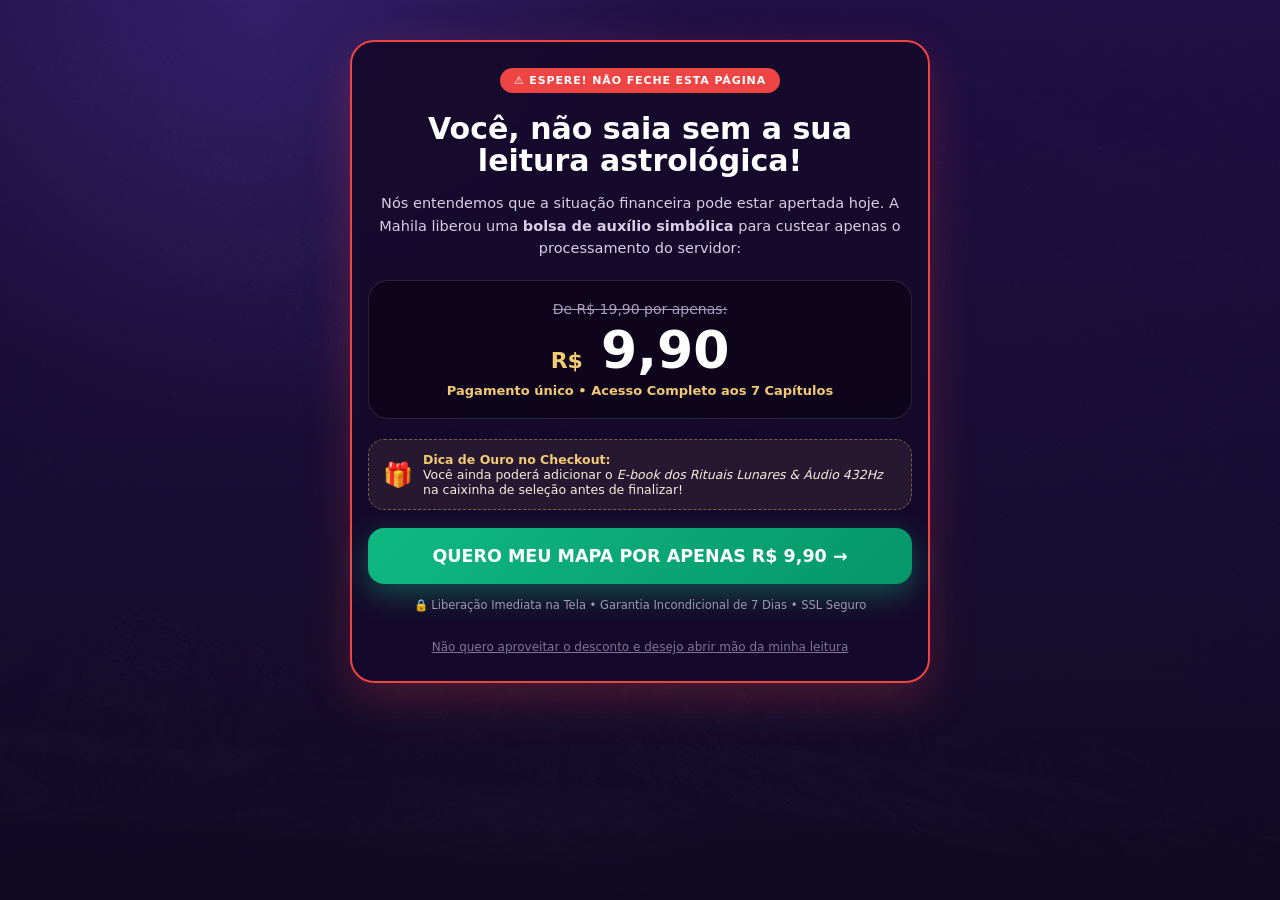
<file: resgate.html>
<!doctype html>
<html lang="pt-BR">
<head>
  <meta charset="utf-8">
  <meta name="viewport" content="width=device-width,initial-scale=1">
  <meta name="robots" content="noindex, nofollow, noarchive, nosnippet">
  <title>Condição Especial de Emergência • Mahila Luz</title>
  <link rel="stylesheet" href="style.css">
  <style>
    .resgate-card { width: min(580px, calc(100% - 20px)); margin: 20px auto; background: rgba(22, 10, 44, .95); border: 2px solid #ef4444; border-radius: 24px; padding: 26px 16px; text-align: center; box-shadow: 0 15px 45px rgba(239, 68, 68, .25); backdrop-filter: blur(10px); }
    .resgate-badge { display: inline-block; background: #ef4444; color: #fff; font-size: 11px; font-weight: 900; letter-spacing: .08em; text-transform: uppercase; padding: 6px 14px; border-radius: 30px; margin-bottom: 14px; }
    .strike-price { font-size: 14px; color: #a99dbe; text-decoration: line-through; }
    .big-price { font-size: clamp(38px, 8vw, 52px); font-weight: 900; color: #fff; line-height: 1.05; margin: 6px 0; }
    .big-price span { color: var(--gold); font-size: 22px; }
    .btn-resgate { display: inline-flex; align-items: center; justify-content: center; gap: 8px; width: 100%; padding: 18px 14px; font-size: clamp(14px, 4.2vw, 17.5px); font-weight: 900; background: linear-gradient(135deg, #10b981, #059669); color: #fff; border-radius: 16px; text-decoration: none; border: 0; cursor: pointer; box-shadow: 0 10px 30px rgba(16, 185, 129, .4); transition: transform .2s, box-shadow .2s; }
    .btn-resgate:hover { transform: translateY(-2px); box-shadow: 0 14px 40px rgba(16, 185, 129, .5); }
    .bump-callout { background: rgba(242, 202, 115, .08); border: 1px dashed rgba(242, 202, 115, .4); border-radius: 16px; padding: 12px 14px; margin: 18px 0; text-align: left; font-size: 12.5px; color: #f5eedc; display: flex; gap: 10px; align-items: center; }
  </style>

  <!-- Meta Pixel Code -->
  <script>
  !function(f,b,e,v,n,t,s)
  {if(f.fbq)return;n=f.fbq=function(){n.callMethod?
  n.callMethod.apply(n,arguments):n.queue.push(arguments)};
  if(!f._fbq)f._fbq=n;n.push=n;n.loaded=!0;n.version='2.0';
  n.queue=[];t=b.createElement(e);t.async=!0;
  t.src=v;s=b.getElementsByTagName(e)[0];
  s.parentNode.insertBefore(t,s)}(window, document,'script',
  'https://connect.facebook.net/en_US/fbevents.js');
  fbq('init', '1439075064947982');
  fbq('track', 'PageView');
  </script>
  <noscript><img height="1" width="1" style="display:none"
  src="https://www.facebook.com/tr?id=1439075064947982&ev=PageView&noscript=1"
  /></noscript>
  <!-- End Meta Pixel Code -->
</head>
<body>
<main class="app-shell" style="padding-top: 20px;">
  <div class="resgate-card">
    <span class="resgate-badge">⚠️ ESPERE! NÃO FECHE ESTA PÁGINA</span>
    
    <h1 style="font-size: clamp(22px, 5vw, 30px); color: #fff; margin: 6px 0 12px;">
      <span id="buyerName">Você</span>, não saia sem a sua leitura astrológica!
    </h1>

    <p style="color: #d8cee8; font-size: 14.5px; line-height: 1.55; margin-bottom: 20px;">
      Nós entendemos que a situação financeira pode estar apertada hoje. A Mahila liberou uma <strong>bolsa de auxílio simbólica</strong> para custear apenas o processamento do servidor:
    </p>

    <div style="background: rgba(0,0,0,.35); border: 1px solid var(--line); border-radius: 20px; padding: 20px; margin-bottom: 20px;">
      <div class="strike-price">De R$ 19,90 por apenas:</div>
      <div class="big-price"><span>R$</span> 9,90</div>
      <div style="font-size: 13px; color: var(--gold); font-weight: 700;">Pagamento único • Acesso Completo aos 7 Capítulos</div>
    </div>

    <!-- Destaque do Order Bump no Checkout -->
    <div class="bump-callout">
      <div style="font-size: 24px;">🎁</div>
      <div>
        <strong style="color: var(--gold); display: block;">Dica de Ouro no Checkout:</strong>
        Você ainda poderá adicionar o <em>E-book dos Rituais Lunares & Áudio 432Hz</em> na caixinha de seleção antes de finalizar!
      </div>
    </div>

    <a id="resgateCheckoutBtn" href="https://pay.lowify.com.br/checkout?product_id=Mxqb8C&src=salva_clique_990" class="btn-resgate pulse-glow">
      QUERO MEU MAPA POR APENAS R$ 9,90 →
    </a>

    <div style="font-size: 11.5px; color: #9f95b6; margin-top: 14px;">
      🔒 Liberação Imediata na Tela • Garantia Incondicional de 7 Dias • SSL Seguro
    </div>

    <div style="margin-top: 24px;">
      <a href="index.html" style="font-size: 12px; color: #7f7498; text-decoration: underline;">
        Não quero aproveitar o desconto e desejo abrir mão da minha leitura
      </a>
    </div>
  </div>
</main>

<script>
  try {
    const data = JSON.parse(localStorage.getItem('astral_funnel_state') || '{}');
    if (data.firstName) {
      document.getElementById('buyerName').textContent = data.firstName;
    }
  } catch (_) {}

  document.getElementById('resgateCheckoutBtn').addEventListener('click', function() {
    try { if (window.fbq) fbq('track', 'InitiateCheckout', {value: 9.90, currency: 'BRL'}); } catch (_) {}
  });
</script>
</body>
</html>
</file>
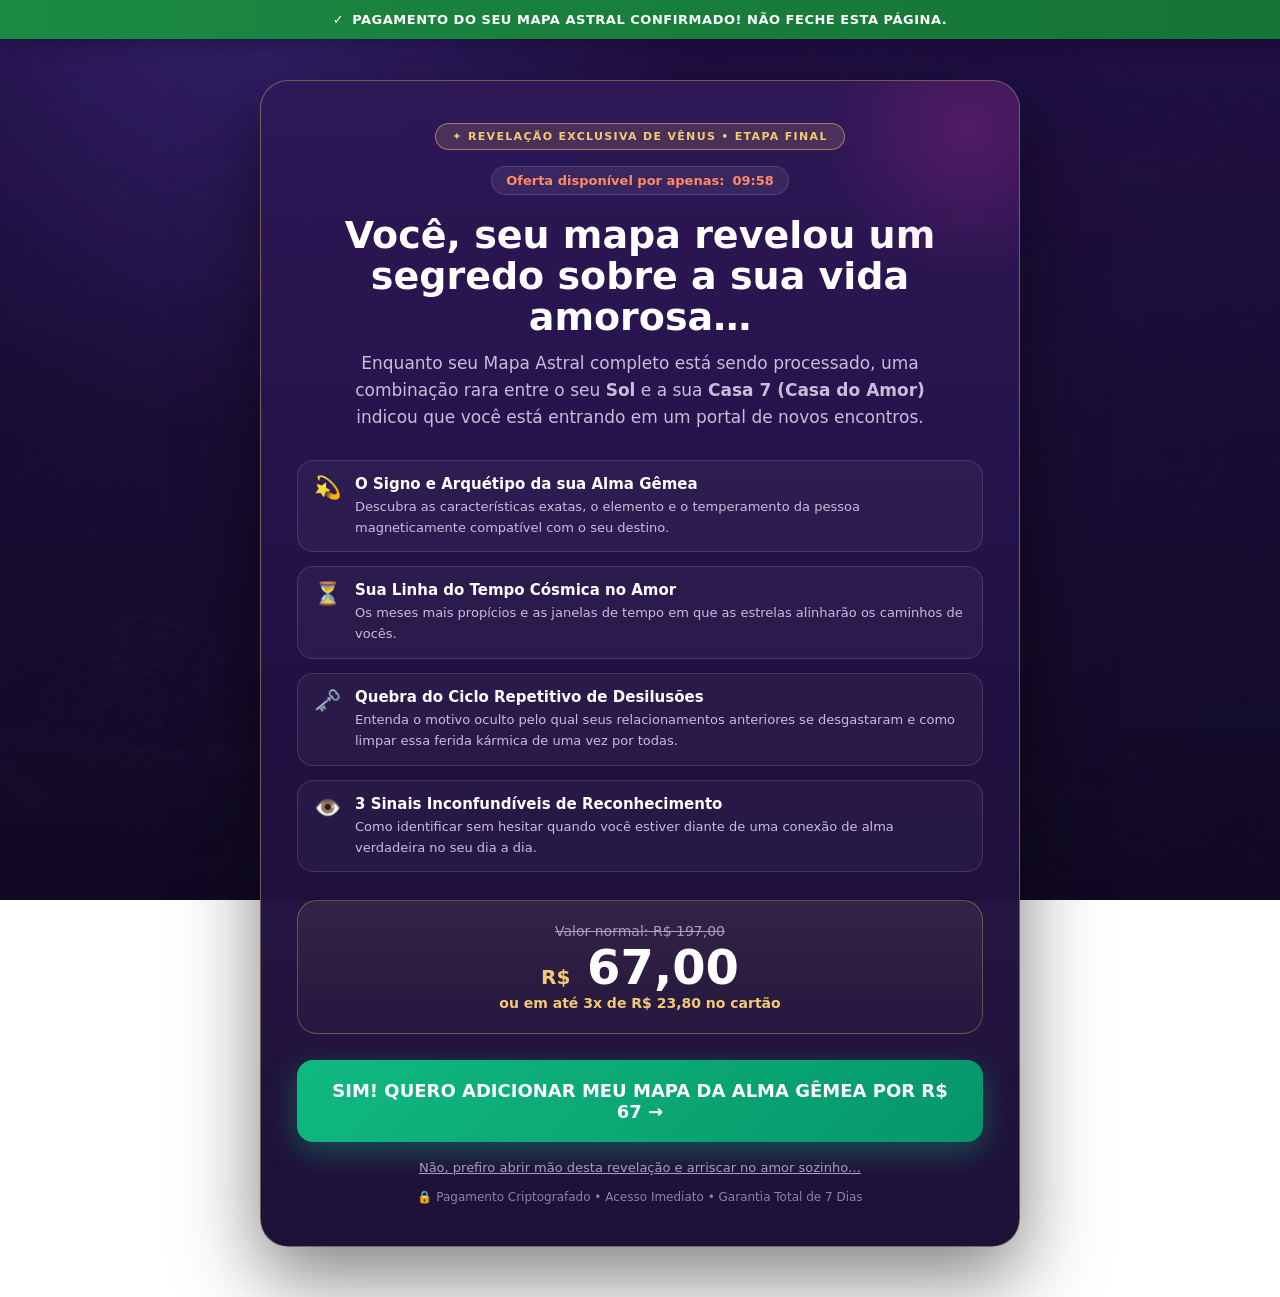
<file: upsell.html>
<!doctype html>
<html lang="pt-BR">
<head>
  <meta charset="utf-8">
  <meta name="viewport" content="width=device-width,initial-scale=1,viewport-fit=cover">
  <meta name="robots" content="noindex, nofollow, noarchive, nosnippet">
  <title>Aviso Importante: O Mapa da sua Alma Gêmea • Mahila Luz</title>
  <link rel="stylesheet" href="style.css">
</head>
<body>

  <!-- Alerta de Sucesso no Topo -->
  <div class="upsell-alert-bar">
    <span>✓</span>
    <span>PAGAMENTO DO SEU MAPA ASTRAL CONFIRMADO! NÃO FECHE ESTA PÁGINA.</span>
  </div>

  <main class="upsell-shell">
    <div class="upsell-card">
      
      <div class="upsell-badge">✦ REVELAÇÃO EXCLUSIVA DE VÊNUS • ETAPA FINAL</div>

      <div class="timer-pill">
        <span>Oferta disponível por apenas:</span>
        <strong id="countdown">09:59</strong>
      </div>

      <h1 style="font-size:clamp(26px,5vw,38px);margin-bottom:12px">
        <span id="userNameGreeting"></span>, seu mapa revelou um segredo sobre a sua vida amorosa…
      </h1>
      
      <p class="lead" style="margin-bottom:24px">
        Enquanto seu Mapa Astral completo está sendo processado, uma combinação rara entre o seu <strong>Sol</strong> e a sua <strong>Casa 7 (Casa do Amor)</strong> indicou que você está entrando em um portal de novos encontros.
      </p>

      <div class="upsell-features">
        <div class="upsell-feature-item">
          <div class="feature-icon">💫</div>
          <div class="feature-text">
            <strong>O Signo e Arquétipo da sua Alma Gêmea</strong>
            <span>Descubra as características exatas, o elemento e o temperamento da pessoa magneticamente compatível com o seu destino.</span>
          </div>
        </div>

        <div class="upsell-feature-item">
          <div class="feature-icon">⏳</div>
          <div class="feature-text">
            <strong>Sua Linha do Tempo Cósmica no Amor</strong>
            <span>Os meses mais propícios e as janelas de tempo em que as estrelas alinharão os caminhos de vocês.</span>
          </div>
        </div>

        <div class="upsell-feature-item">
          <div class="feature-icon">🗝️</div>
          <div class="feature-text">
            <strong>Quebra do Ciclo Repetitivo de Desilusões</strong>
            <span>Entenda o motivo oculto pelo qual seus relacionamentos anteriores se desgastaram e como limpar essa ferida kármica de uma vez por todas.</span>
          </div>
        </div>

        <div class="upsell-feature-item">
          <div class="feature-icon">👁️</div>
          <div class="feature-text">
            <strong>3 Sinais Inconfundíveis de Reconhecimento</strong>
            <span>Como identificar sem hesitar quando você estiver diante de uma conexão de alma verdadeira no seu dia a dia.</span>
          </div>
        </div>
      </div>

      <div class="price-box">
        <div class="price-was">Valor normal: R$ 197,00</div>
        <div class="price-now"><span class="currency">R$</span> 67,00</div>
        <div class="price-installments">ou em até 3x de R$ 23,80 no cartão</div>
      </div>

      <!-- Botão de Compra do Upsell -->
      <a id="acceptUpsellBtn" href="#" class="upsell-btn">
        <span>SIM! QUERO ADICIONAR MEU MAPA DA ALMA GÊMEA POR R$ 67 →</span>
      </a>

      <!-- Botão de Recusa -> Leva para o Downsell -->
      <div>
        <a id="refuseUpsellBtn" href="downsell.html" class="refuse-link">
          Não, prefiro abrir mão desta revelação e arriscar no amor sozinho…
        </a>
      </div>

      <div class="security-note">
        <span>🔒 Pagamento Criptografado • Acesso Imediato • Garantia Total de 7 Dias</span>
      </div>

    </div>
  </main>

  <script>
  // CONFIGURAÇÃO DO CHECKOUT DO UPSELL
  // Substitua pela URL do checkout do produto de Upsell na Kirvano:
  const UPSELL_CHECKOUT_URL = 'https://pay.kirvano.com/61c98956-e40c-41cc-a0ff-5d3bdc316ce0'; // Altere para o link do Upsell
  const LS = 'astral_profile';

  function getProfile(){
    try {
      const d = localStorage.getItem(LS);
      if(d) return JSON.parse(d);
    } catch(_){}
    return null;
  }

  (()=>{
    const profile = getProfile();
    const nameGreeting = document.getElementById('userNameGreeting');
    const firstName = profile?.firstName || 'Você';
    nameGreeting.textContent = firstName;

    // Configurar link do botão com repasse de dados
    const acceptBtn = document.getElementById('acceptUpsellBtn');
    const url = new URL(UPSELL_CHECKOUT_URL, location.href);
    ['utm_source','utm_medium','utm_campaign','utm_content','utm_term','src','sck'].forEach(k=>{
      const v = new URLSearchParams(location.search).get(k);
      if(v) url.searchParams.set(k, v);
    });
    if(profile?.email) url.searchParams.set('email', profile.email);
    if(profile?.firstName) url.searchParams.set('name', profile.firstName);
    acceptBtn.href = url.toString();

    // Timer regressivo de 10 minutos
    let sec = 599;
    const timerEl = document.getElementById('countdown');
    const interval = setInterval(()=>{
      sec--;
      if(sec <= 0){
        clearInterval(interval);
        timerEl.textContent = '00:00';
        return;
      }
      const m = String(Math.floor(sec / 60)).padStart(2, '0');
      const s = String(sec % 60).padStart(2, '0');
      timerEl.textContent = `${m}:${s}`;
    }, 1000);

    // Interceptar clique em recusar para repassar parâmetros
    document.getElementById('refuseUpsellBtn').addEventListener('click', e=>{
      e.preventDefault();
      location.href = 'downsell.html' + location.search + location.hash;
    });
  })();
  </script>
</body>
</html>
</file>
<file: style.css>
:root{--bg:#130b28;--bg2:#24124d;--card:rgba(31,18,63,.92);--line:rgba(255,255,255,.12);--text:#fff;--muted:#c7bddc;--purple:#7d5cff;--pink:#d52a93;--gold:#f2ca73;--green:#6f9f1b;--shadow:0 24px 70px rgba(0,0,0,.34)}
*{box-sizing:border-box}html{scroll-behavior:smooth}html,body{overflow-x:hidden;max-width:100vw;width:100%}body{margin:0;min-height:100vh;font-family:Inter,ui-sans-serif,system-ui,-apple-system,BlinkMacSystemFont,"Segoe UI",sans-serif;color:var(--text);background:radial-gradient(circle at 20% 0%,rgba(125,92,255,.24),transparent 32%),linear-gradient(180deg,var(--bg2),var(--bg));background-attachment:fixed}
body:before{content:"";position:fixed;inset:0;background:url('assets/img/dark-bg-wide.78a4760b.jpg') center/cover;opacity:.12;pointer-events:none}.app-shell{min-height:100vh}.topbar{position:fixed;z-index:20;top:0;left:0;right:0;height:66px;padding:0 22px;display:flex;align-items:center;gap:20px;background:rgba(15,8,32,.76);backdrop-filter:blur(18px);border-bottom:1px solid var(--line)}.brand{display:flex;align-items:center;gap:9px;font-weight:800;white-space:nowrap}.brand-mark{color:var(--gold);font-size:22px}.top-progress{height:4px;background:rgba(255,255,255,.1);border-radius:99px;overflow:hidden;flex:1}.top-progress span{display:block;height:100%;width:7%;background:linear-gradient(90deg,var(--purple),var(--pink));transition:width .5s ease}
.step{display:none;min-height:100vh;padding:96px 18px 48px;align-items:center;justify-content:center}.step.active{display:flex;animation:fade .45s ease}.card{width:min(720px,100%);padding:38px;border:1px solid var(--line);border-radius:28px;background:linear-gradient(180deg,rgba(48,27,92,.93),rgba(27,15,57,.96));box-shadow:var(--shadow);position:relative;overflow:hidden}.card:after{content:"";position:absolute;width:220px;height:220px;border-radius:50%;background:rgba(125,92,255,.12);filter:blur(8px);right:-100px;top:-120px;pointer-events:none}.centered{text-align:center}.eyebrow{font-size:12px;letter-spacing:.16em;font-weight:900;color:var(--gold);margin-bottom:12px}h1,h2,h3{margin:0 0 14px;line-height:1.08}h1{font-size:clamp(34px,7vw,58px)}h2{font-size:clamp(28px,5vw,42px)}h3{font-size:24px}.lead{color:var(--muted);line-height:1.6;font-size:17px;margin:0 auto 24px;max-width:590px}.micro,.unlock-note{font-size:12px;color:#9f95b6;line-height:1.5}.unlock-note{margin:10px 0 0}.hero-card{text-align:center}.mandala-wrap{height:220px;display:flex;justify-content:center;align-items:center;margin:6px 0 20px}.mandala{max-width:220px;max-height:220px;filter:drop-shadow(0 16px 35px rgba(0,0,0,.45));animation:spin 38s linear infinite}
.form-grid{display:grid;grid-template-columns:repeat(3,1fr);gap:12px;text-align:left}.full{grid-column:1/-1}.stack-form{display:grid;gap:18px}label,legend{font-size:13px;font-weight:750;color:#ddd5ed}input,select{width:100%;margin-top:7px;border:1px solid var(--line);background:#140c2b;color:#fff;border-radius:13px;padding:15px 14px;font-size:16px;outline:none}input:focus,select:focus{border-color:#9d86ff;box-shadow:0 0 0 3px rgba(125,92,255,.16)}fieldset{border:0;padding:0;margin:0}.choice-row{display:grid;grid-template-columns:1fr 1fr;gap:10px;margin-top:9px}.choice{border:1px solid var(--line);border-radius:13px;padding:14px;background:#160d31;color:#fff;font-weight:800;cursor:pointer}.choice.selected{border-color:var(--gold);background:rgba(242,202,115,.12);color:var(--gold)}.hidden{display:none!important}
.primary,.checkout-btn{border:0;border-radius:14px;padding:16px 22px;font-size:16px;font-weight:900;color:white;cursor:pointer;transition:.2s transform,.2s opacity,.2s box-shadow;background:linear-gradient(135deg,var(--purple),var(--pink));box-shadow:0 12px 30px rgba(125,92,255,.28)}.primary:hover,.checkout-btn:hover{transform:translateY(-2px)}.primary:disabled{opacity:.38;cursor:not-allowed;transform:none;box-shadow:none}.sign-image{width:130px;height:130px;object-fit:contain;margin:8px auto 18px;display:block;filter:drop-shadow(0 12px 26px rgba(0,0,0,.35))}.moon-symbol{font-size:86px;line-height:1;color:var(--gold);text-shadow:0 0 30px rgba(242,202,115,.25);margin-bottom:12px}
.audio-card{display:grid;grid-template-columns:58px 1fr;gap:12px;text-align:left;align-items:center;padding:15px;border-radius:18px;background:rgba(8,4,20,.45);border:1px solid var(--line);margin:22px 0}.audio-avatar{width:58px;height:58px;border-radius:50%;overflow:hidden;background:linear-gradient(145deg,var(--purple),var(--pink));display:grid;place-items:center;font-size:31px}.audio-avatar img{width:100%;height:100%;object-fit:cover}.audio-copy{display:flex;flex-direction:column;gap:3px}.audio-copy span{font-size:12px;color:var(--muted)}audio{grid-column:1/-1;width:100%;height:42px}.consent{display:flex;gap:10px;align-items:flex-start;font-weight:500;line-height:1.4}.consent input{width:18px;margin:2px 0 0;flex:0 0 auto}.result-strip{display:grid;grid-template-columns:repeat(3,1fr);gap:8px;margin-bottom:28px}.result-strip div{padding:13px 8px;border:1px solid var(--line);border-radius:14px;background:rgba(255,255,255,.04)}.result-strip span{font-size:10px;text-transform:uppercase;letter-spacing:.08em;color:#a99dbe;display:block}.result-strip strong{font-size:13px;display:block;margin-top:5px}.final-audio-wrap{max-width:560px;margin:20px auto;padding:18px;border:1px solid var(--line);border-radius:22px;background:rgba(7,3,17,.4)}.final-audio-wrap img{display:block;width:min(360px,100%);height:260px;object-fit:contain;margin:0 auto 16px;transition:opacity .3s ease}.final-audio-wrap audio{width:100%}.offer-box{margin-top:24px;padding:24px;border-radius:22px;background:linear-gradient(180deg,rgba(111,159,27,.18),rgba(111,159,27,.08));border:1px solid rgba(159,210,66,.35)}.offer-kicker{display:block;color:#bde46e;font-weight:900;font-size:12px;letter-spacing:.12em;margin-bottom:8px}.checkout-btn{width:100%;margin-top:8px;background:linear-gradient(135deg,#7caf25,#5b8c11);font-size:18px}.security{font-size:11px;color:#adbea0;margin-top:10px}.toast{position:fixed;left:50%;bottom:24px;transform:translate(-50%,30px);opacity:0;background:#0d0820;color:white;padding:12px 16px;border-radius:12px;box-shadow:var(--shadow);transition:.25s;z-index:99;pointer-events:none}.toast.show{opacity:1;transform:translate(-50%,0)}code{color:#ddcfff}
@keyframes fade{from{opacity:0;transform:translateY(8px)}to{opacity:1;transform:none}}@keyframes spin{to{transform:rotate(360deg)}}
@media(max-width:620px){.topbar{height:56px;padding:0 12px}.brand{font-size:12.5px}.step{padding:72px 10px 24px}.card{padding:22px 15px;border-radius:20px}.form-grid{grid-template-columns:1fr 1fr}.form-grid label:last-of-type{grid-column:1/-1}.mandala-wrap{height:155px}.mandala{max-width:155px;max-height:155px}.result-strip{grid-template-columns:1fr}.final-audio-wrap img{height:195px}h1{font-size:clamp(25px,6.5vw,34px)}h2{font-size:clamp(21px,5.5vw,28px)}.lead{font-size:15px;line-height:1.5;margin-bottom:18px}.checkout-btn{font-size:clamp(14.5px,4.2vw,17px);padding:16px 12px;width:100%}}

/* Player próprio travado -------------------------------------------------- */
audio{display:none!important}.locked-player{grid-column:1/-1;display:grid;grid-template-columns:64px 1fr;gap:14px;align-items:center;margin-top:6px;padding:11px 12px;border-radius:18px;background:#f4f4f6;color:#151515;box-shadow:inset 0 0 0 1px rgba(0,0,0,.06)}.lp-play{width:52px;height:52px;border:0;border-radius:50%;display:grid;place-items:center;background:#161616;color:white;font-size:19px;cursor:pointer}.lp-icon{line-height:1}.lp-main{min-width:0}.lp-time{display:flex;justify-content:space-between;gap:10px;font-size:13px;font-variant-numeric:tabular-nums;font-weight:800;margin-bottom:9px}.lp-track{height:7px;border-radius:99px;background:#c7c7ca;overflow:hidden;pointer-events:none}.lp-progress{display:block;height:100%;width:0;background:#252525;border-radius:99px;transition:width .15s linear}.locked-player:after{content:'Somente play e pausa';grid-column:1/-1;text-align:center;font-size:11px;color:#777;margin-top:-2px}.locked-player.playing .lp-play{transform:scale(.98)}.final-player{margin-top:8px}.location-grid{display:grid;grid-template-columns:1.4fr .6fr;gap:10px}
@media(max-width:620px){.locked-player{grid-template-columns:54px 1fr}.lp-play{width:46px;height:46px}.location-grid{grid-template-columns:1fr}}

.quick-nav{position:fixed;right:12px;bottom:12px;z-index:9999;display:flex;gap:5px;align-items:center;flex-wrap:wrap;max-width:330px;padding:8px 10px;border-radius:12px;background:rgba(20,12,42,.92);backdrop-filter:blur(8px);box-shadow:0 8px 30px rgba(0,0,0,.25)}.quick-nav strong{font-size:10px;letter-spacing:.08em;color:#fff;margin-right:3px}.quick-nav button{width:30px;height:30px;border:0;border-radius:8px;cursor:pointer;background:#fff;color:#241442;font-weight:700;padding:0}.quick-nav .reset-progress{background:#ffedf1;color:#9d1838}@media(max-width:520px){.quick-nav{right:7px;bottom:7px;max-width:260px}.quick-nav strong{display:none}}

/* ==========================================================================
   ESTILOS DO MAPA ASTRAL COMPLETO (mapa.html)
   ========================================================================== */
.map-view { padding-top: 84px; padding-bottom: 60px; }
.map-container { width: min(840px, 100%); margin: 0 auto; display: flex; flex-direction: column; gap: 28px; }
.map-topbar-actions { display: flex; gap: 10px; align-items: center; justify-content: flex-end; margin-left: auto; }
.btn-action { display: inline-flex; align-items: center; gap: 6px; padding: 8px 14px; border-radius: 12px; font-size: 13px; font-weight: 700; cursor: pointer; text-decoration: none; border: 1px solid var(--line); background: rgba(255,255,255,.08); color: #fff; transition: .2s all; }
.btn-action:hover { background: rgba(255,255,255,.16); transform: translateY(-1px); }
.btn-action.primary-action { background: linear-gradient(135deg, var(--purple), var(--pink)); border-color: transparent; }

.hero-profile-card { text-align: center; padding: 42px 32px; border-radius: 28px; background: linear-gradient(180deg, rgba(48,27,92,.95), rgba(22,12,48,.98)); border: 1px solid var(--line); box-shadow: var(--shadow); position: relative; overflow: hidden; }
.hero-profile-card::after { content: ""; position: absolute; width: 340px; height: 340px; border-radius: 50%; background: radial-gradient(circle, rgba(125,92,255,.2) 0%, transparent 70%); top: -120px; right: -120px; pointer-events: none; }
.profile-meta { display: flex; flex-wrap: wrap; justify-content: center; gap: 10px; margin: 18px 0 24px; }
.badge { display: inline-flex; align-items: center; gap: 6px; padding: 6px 14px; border-radius: 99px; font-size: 12px; font-weight: 800; letter-spacing: .04em; text-transform: uppercase; background: rgba(255,255,255,.07); border: 1px solid var(--line); color: var(--gold); }
.badge.element-fogo { background: rgba(255,87,34,.15); border-color: rgba(255,87,34,.4); color: #ff8a65; }
.badge.element-terra { background: rgba(76,175,80,.15); border-color: rgba(76,175,80,.4); color: #a5d6a7; }
.badge.element-ar { background: rgba(33,150,243,.15); border-color: rgba(33,150,243,.4); color: #90caf9; }
.badge.element-agua { background: rgba(156,39,176,.15); border-color: rgba(156,39,176,.4); color: #ce93d8; }

/* Mandala / Zodiac Wheel */
.wheel-container { position: relative; width: 280px; height: 280px; margin: 20px auto 28px; display: flex; align-items: center; justify-content: center; }
.wheel-svg { width: 100%; height: 100%; animation: spinSlow 90s linear infinite; }
.wheel-center-core { position: absolute; width: 90px; height: 90px; border-radius: 50%; background: radial-gradient(circle, rgba(242,202,115,.25) 0%, rgba(20,12,42,.95) 75%); border: 1px solid rgba(242,202,115,.4); display: flex; flex-direction: column; align-items: center; justify-content: center; box-shadow: 0 0 25px rgba(242,202,115,.2); }
.wheel-core-symbol { font-size: 28px; line-height: 1; color: var(--gold); }
.wheel-core-label { font-size: 9px; font-weight: 900; letter-spacing: .08em; text-transform: uppercase; color: #fff; margin-top: 4px; }

/* Grid de Planetas Pessoais */
.planets-summary-grid { display: grid; grid-template-columns: repeat(auto-fit, minmax(130px, 1fr)); gap: 10px; margin-top: 24px; text-align: left; }
.planet-tile { padding: 14px 12px; border-radius: 16px; background: rgba(255,255,255,.04); border: 1px solid var(--line); display: flex; flex-direction: column; gap: 4px; }
.planet-tile-header { display: flex; align-items: center; justify-content: space-between; font-size: 11px; text-transform: uppercase; letter-spacing: .08em; color: #a99dbe; }
.planet-tile-icon { font-size: 14px; color: var(--gold); }
.planet-tile strong { font-size: 15px; color: #fff; }
.planet-tile span.desc { font-size: 11px; color: var(--muted); line-height: 1.3; }

/* Elementos */
.elements-bar-card { padding: 22px 28px; border-radius: 20px; background: rgba(255,255,255,.03); border: 1px solid var(--line); }
.elements-grid { display: grid; grid-template-columns: repeat(4, 1fr); gap: 16px; margin-top: 14px; }
.elem-item { display: flex; flex-direction: column; gap: 6px; }
.elem-header { display: flex; justify-content: space-between; font-size: 12px; font-weight: 700; color: #ddd; }
.elem-bar { height: 6px; border-radius: 99px; background: rgba(255,255,255,.1); overflow: hidden; }
.elem-fill { height: 100%; border-radius: 99px; }
.elem-fogo .elem-fill { background: #ff7043; }
.elem-terra .elem-fill { background: #66bb6a; }
.elem-ar .elem-fill { background: #42a5f5; }
.elem-agua .elem-fill { background: #ab47bc; }

/* Capítulos de Interpretação */
.chapter-card { padding: 36px 32px; border-radius: 24px; background: linear-gradient(180deg, rgba(38,20,74,.85), rgba(20,11,43,.92)); border: 1px solid var(--line); box-shadow: var(--shadow); position: relative; }
.chapter-tag { display: inline-flex; align-items: center; gap: 6px; font-size: 11px; font-weight: 900; letter-spacing: .15em; text-transform: uppercase; color: var(--gold); margin-bottom: 8px; }
.chapter-title { font-size: clamp(22px, 3.5vw, 30px); margin-bottom: 16px; color: #fff; line-height: 1.25; }
.chapter-lead { font-size: 16px; color: var(--muted); line-height: 1.68; margin-bottom: 20px; }
.chapter-body { font-size: 15px; color: #e4dcf1; line-height: 1.75; }
.chapter-body p { margin: 0 0 16px; }
.astral-callout { margin: 24px 0; padding: 20px 22px; border-radius: 16px; background: rgba(125,92,255,.1); border-left: 4px solid var(--purple); color: #f0ecfc; font-size: 14px; line-height: 1.6; }
.astral-callout strong { color: var(--gold); display: block; margin-bottom: 4px; font-size: 15px; }
.astral-highlight { margin: 24px 0; padding: 22px; border-radius: 18px; background: linear-gradient(180deg, rgba(242,202,115,.08), rgba(242,202,115,.02)); border: 1px solid rgba(242,202,115,.25); }
.astral-highlight h4 { margin: 0 0 10px; color: var(--gold); font-size: 16px; }

/* Ritual Box */
.ritual-card { background: linear-gradient(180deg, rgba(53,29,102,.95), rgba(25,12,56,.98)); border: 1px solid rgba(242,202,115,.35); box-shadow: 0 20px 60px rgba(125,92,255,.18); }
.ritual-items-grid { display: grid; grid-template-columns: repeat(auto-fit, minmax(200px, 1fr)); gap: 14px; margin: 22px 0; }
.ritual-item { padding: 16px; border-radius: 16px; background: rgba(255,255,255,.05); border: 1px solid var(--line); }
.ritual-item-label { font-size: 11px; text-transform: uppercase; letter-spacing: .08em; color: var(--gold); font-weight: 800; margin-bottom: 6px; display: block; }
.ritual-item-value { font-size: 15px; font-weight: 700; color: #fff; margin-bottom: 4px; }
.ritual-item-desc { font-size: 12px; color: var(--muted); line-height: 1.4; }
.affirmation-box { text-align: center; margin-top: 24px; padding: 26px 20px; border-radius: 18px; background: rgba(0,0,0,.3); border: 1px dashed rgba(242,202,115,.4); }
.affirmation-text { font-size: 18px; font-style: italic; font-weight: 600; color: var(--gold); line-height: 1.5; margin: 8px 0 0; }

/* Footer do Mapa */
.map-footer { text-align: center; padding: 40px 20px 20px; color: #9f95b6; font-size: 13px; border-top: 1px solid var(--line); margin-top: 20px; }
.map-footer-brand { font-size: 16px; font-weight: 800; color: #fff; margin-bottom: 8px; }

/* Animações */
@keyframes spinSlow { from { transform: rotate(0deg); } to { transform: rotate(360deg); } }

/* Responsividade */
@media (max-width: 768px) {
  .map-view { padding-top: 74px; }
  .chapter-card { padding: 26px 20px; border-radius: 20px; }
  .elements-grid { grid-template-columns: repeat(2, 1fr); gap: 12px; }
  .planets-summary-grid { grid-template-columns: repeat(2, 1fr); }
  .wheel-container { width: 230px; height: 230px; }
}

@media (max-width: 620px) {
  .map-view { padding-top: 68px; }
  .map-container { padding: 0 10px; gap: 20px; }
  .hero-profile-card { padding: 28px 16px; border-radius: 20px; }
  .chapter-card { padding: 22px 16px; border-radius: 18px; }
  .elements-bar-card { padding: 18px 16px; }
  .wheel-container { width: 210px; height: 210px; }
  .map-topbar-actions .btn-action span:last-child { display: none; }
  .map-topbar-actions .btn-action { padding: 8px 10px; font-size: 15px; }
}

/* Modo de Impressão / PDF */
@media print {
  body { background: #fff !important; color: #151515 !important; }
  body:before { display: none !important; }
  .topbar, .quick-nav, .toast, .map-topbar-actions, .map-footer-actions, .unlock-note, button, a.btn-action { display: none !important; }
  .map-view { padding: 0 !important; }
  .hero-profile-card, .chapter-card, .elements-bar-card, .ritual-card { background: #fff !important; color: #151515 !important; border: 1px solid #ddd !important; box-shadow: none !important; margin-bottom: 24px !important; page-break-inside: avoid; }
  .hero-profile-card::after { display: none !important; }
  h1, h2, h3, h4, .chapter-title { color: #111 !important; }
  .chapter-body, .chapter-lead, .lead { color: #333 !important; }
  .eyebrow, .chapter-tag, .badge, .ritual-item-label { color: #8a6508 !important; border-color: #8a6508 !important; }
  .badge { background: #fdfaf3 !important; }
  .planet-tile { background: #fbfbfb !important; border: 1px solid #eee !important; color: #151515 !important; }
  .planet-tile strong { color: #111 !important; }
  .astral-callout { background: #f7f5fc !important; border-left: 4px solid #7d5cff !important; color: #222 !important; }
  .astral-highlight { background: #fffbf0 !important; border: 1px solid #e0cf9b !important; color: #222 !important; }
  .ritual-item { background: #fdfdfd !important; border: 1px solid #eee !important; }
  .ritual-item-value { color: #111 !important; }
  .affirmation-box { background: #faf9f6 !important; border: 1px dashed #c4a754 !important; }
  .affirmation-text { color: #6d5006 !important; }
  .wheel-svg text { fill: #333 !important; }
  .wheel-svg path, .wheel-svg circle, .wheel-svg line { stroke: #555 !important; }
  .wheel-center-core { background: #fff !important; border-color: #c4a754 !important; }
  .wheel-core-symbol { color: #8a6508 !important; }
  .wheel-core-label { color: #333 !important; }
}

/* ==========================================================================
   ESTILOS DE UPSELL & DOWNSELL (upsell.html & downsell.html)
   ========================================================================== */
.upsell-alert-bar { background: linear-gradient(90deg, #1b8a43, #157335); color: #fff; text-align: center; padding: 12px 16px; font-size: 13px; font-weight: 800; letter-spacing: .04em; position: fixed; top: 0; left: 0; right: 0; z-index: 100; box-shadow: 0 4px 20px rgba(0,0,0,.3); display: flex; align-items: center; justify-content: center; gap: 8px; }
.upsell-shell { padding-top: 80px; min-height: 100vh; display: flex; align-items: center; justify-content: center; padding-bottom: 50px; }
.upsell-card { width: min(760px, 94%); padding: 42px 36px; border-radius: 28px; background: linear-gradient(180deg, rgba(46,24,88,.96), rgba(24,12,50,.98)); border: 1px solid rgba(242,202,115,.4); box-shadow: 0 30px 80px rgba(0,0,0,.5); text-align: center; position: relative; overflow: hidden; }
.upsell-card:before { content: ""; position: absolute; width: 300px; height: 300px; border-radius: 50%; background: radial-gradient(circle, rgba(213,42,147,.22) 0%, transparent 70%); top: -100px; right: -100px; pointer-events: none; }
.upsell-badge { display: inline-flex; align-items: center; gap: 6px; padding: 6px 16px; border-radius: 99px; font-size: 11px; font-weight: 900; letter-spacing: .12em; text-transform: uppercase; background: rgba(242,202,115,.15); border: 1px solid rgba(242,202,115,.5); color: var(--gold); margin-bottom: 16px; }
.timer-pill { display: inline-flex; align-items: center; gap: 8px; padding: 6px 14px; border-radius: 99px; background: rgba(255,255,255,.07); border: 1px solid var(--line); font-size: 13px; font-weight: 700; color: #ff8a65; margin-bottom: 20px; }
.timer-pill strong { font-variant-numeric: tabular-nums; }
.upsell-features { text-align: left; margin: 28px 0; display: flex; flex-direction: column; gap: 14px; }
.upsell-feature-item { display: flex; gap: 14px; align-items: flex-start; padding: 14px 16px; border-radius: 16px; background: rgba(255,255,255,.04); border: 1px solid var(--line); }
.feature-icon { font-size: 22px; line-height: 1; flex-shrink: 0; margin-top: 2px; }
.feature-text strong { display: block; font-size: 15px; color: #fff; margin-bottom: 3px; }
.feature-text span { font-size: 13px; color: var(--muted); line-height: 1.45; }
.price-box { margin: 26px 0; padding: 22px; border-radius: 20px; background: linear-gradient(180deg, rgba(242,202,115,.08), rgba(242,202,115,.02)); border: 1px solid rgba(242,202,115,.3); }
.price-was { font-size: 14px; color: #a99dbe; text-decoration: line-through; margin-bottom: 4px; }
.price-now { font-size: clamp(32px, 6vw, 48px); font-weight: 900; color: #fff; line-height: 1; margin: 4px 0; }
.price-now span.currency { font-size: 20px; color: var(--gold); }
.price-installments { font-size: 14px; color: var(--gold); font-weight: 700; }
.upsell-btn { width: 100%; padding: 20px 24px; font-size: 18px; font-weight: 900; border-radius: 16px; border: 0; background: linear-gradient(135deg, #10b981, #059669); color: #fff; cursor: pointer; text-decoration: none; display: inline-flex; align-items: center; justify-content: center; gap: 10px; box-shadow: 0 10px 30px rgba(16,185,129,.35); transition: .2s transform, .2s box-shadow; }
.upsell-btn:hover { transform: translateY(-2px); box-shadow: 0 14px 40px rgba(16,185,129,.45); }
.downsell-btn { background: linear-gradient(135deg, #f59e0b, #d97706); box-shadow: 0 10px 30px rgba(245,158,11,.35); }
.downsell-btn:hover { box-shadow: 0 14px 40px rgba(245,158,11,.45); }
.refuse-link { display: inline-block; margin-top: 18px; font-size: 13px; color: #a99dbe; text-decoration: underline; cursor: pointer; transition: .2s color; background: transparent; border: 0; }
.refuse-link:hover { color: #fff; }
.security-note { font-size: 12px; color: #8e82a6; margin-top: 14px; display: flex; align-items: center; justify-content: center; gap: 6px; }

@media (max-width: 620px) {
  .upsell-card { padding: 28px 18px; }
  .upsell-btn { font-size: 16px; padding: 18px; }
}

/* Efeito Pulsar / Glow nos Botões de Alta Conversão */
@keyframes pulseGlow {
  0% { transform: scale(1); box-shadow: 0 10px 25px rgba(16,185,129,.35); }
  50% { transform: scale(1.025); box-shadow: 0 14px 38px rgba(16,185,129,.65); }
  100% { transform: scale(1); box-shadow: 0 10px 25px rgba(16,185,129,.35); }
}
.pulse-glow {
  animation: pulseGlow 2.2s infinite ease-in-out !important;
}
</file>
